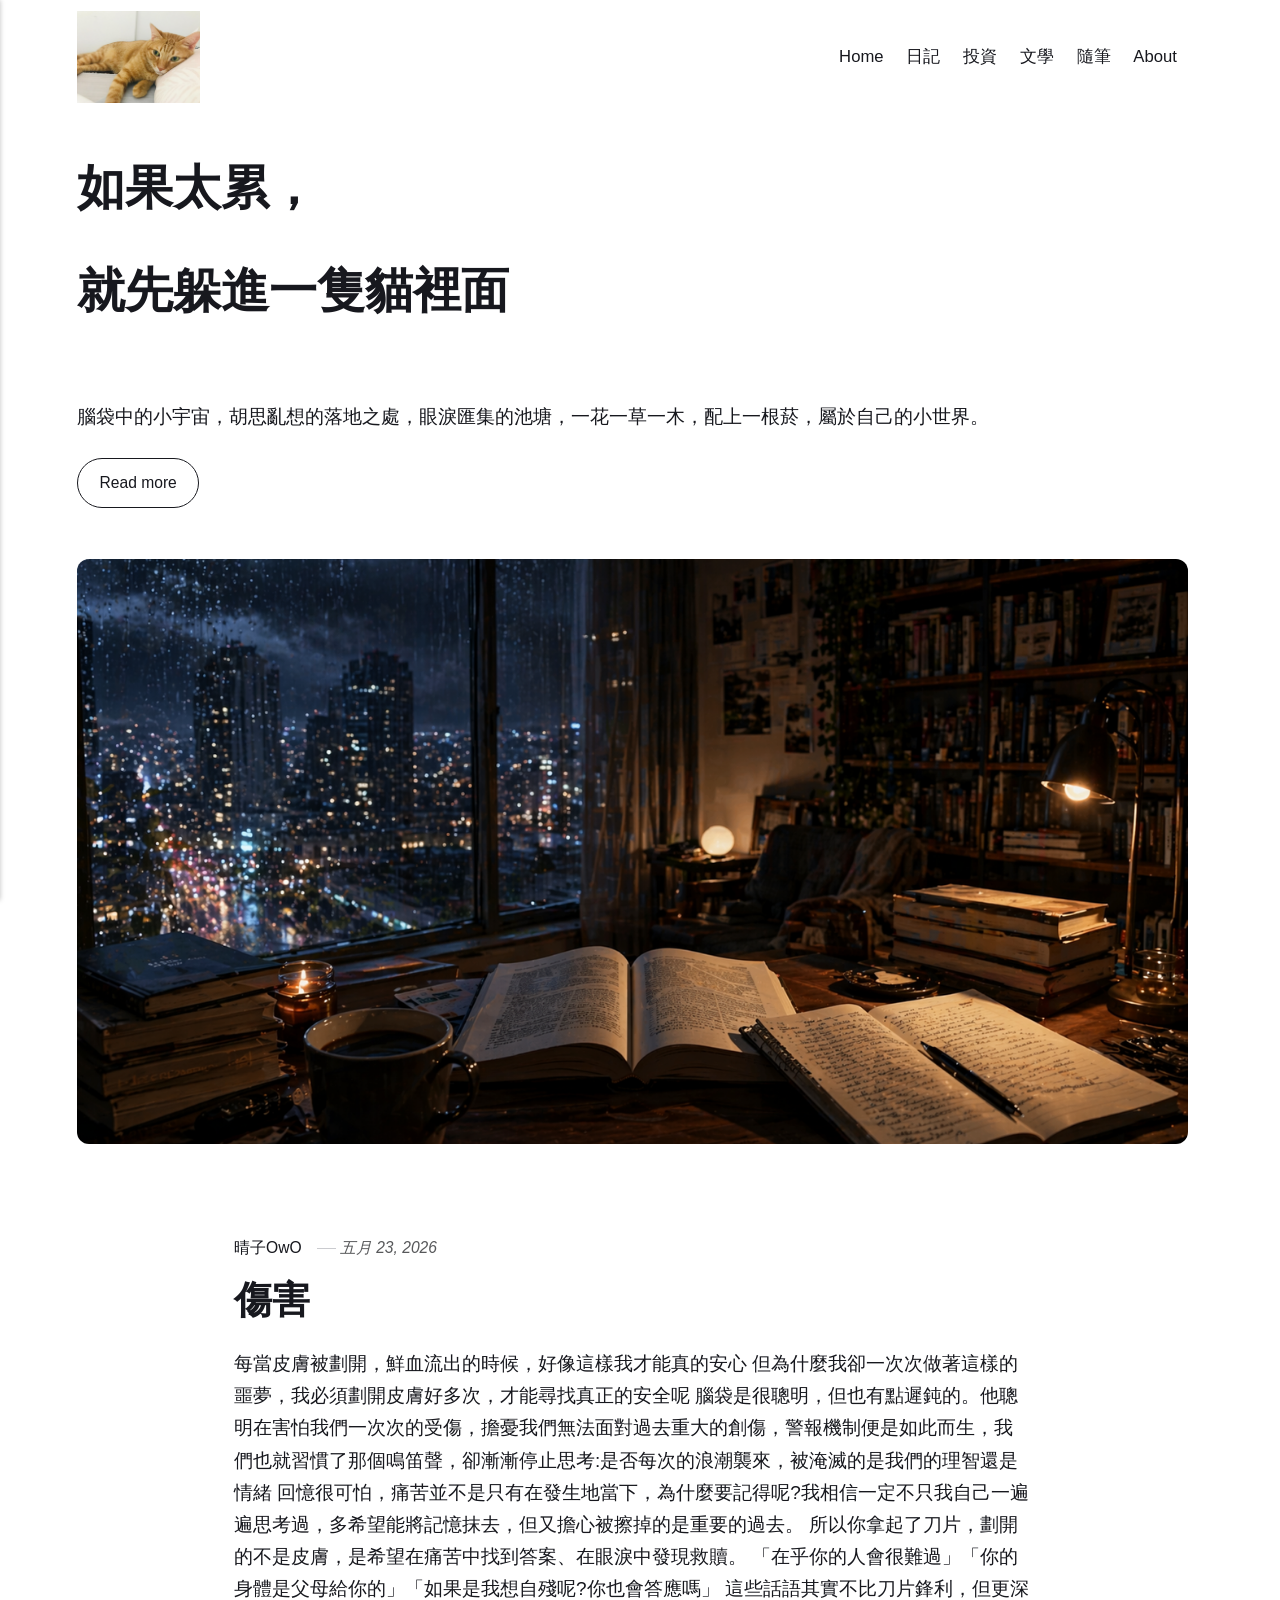
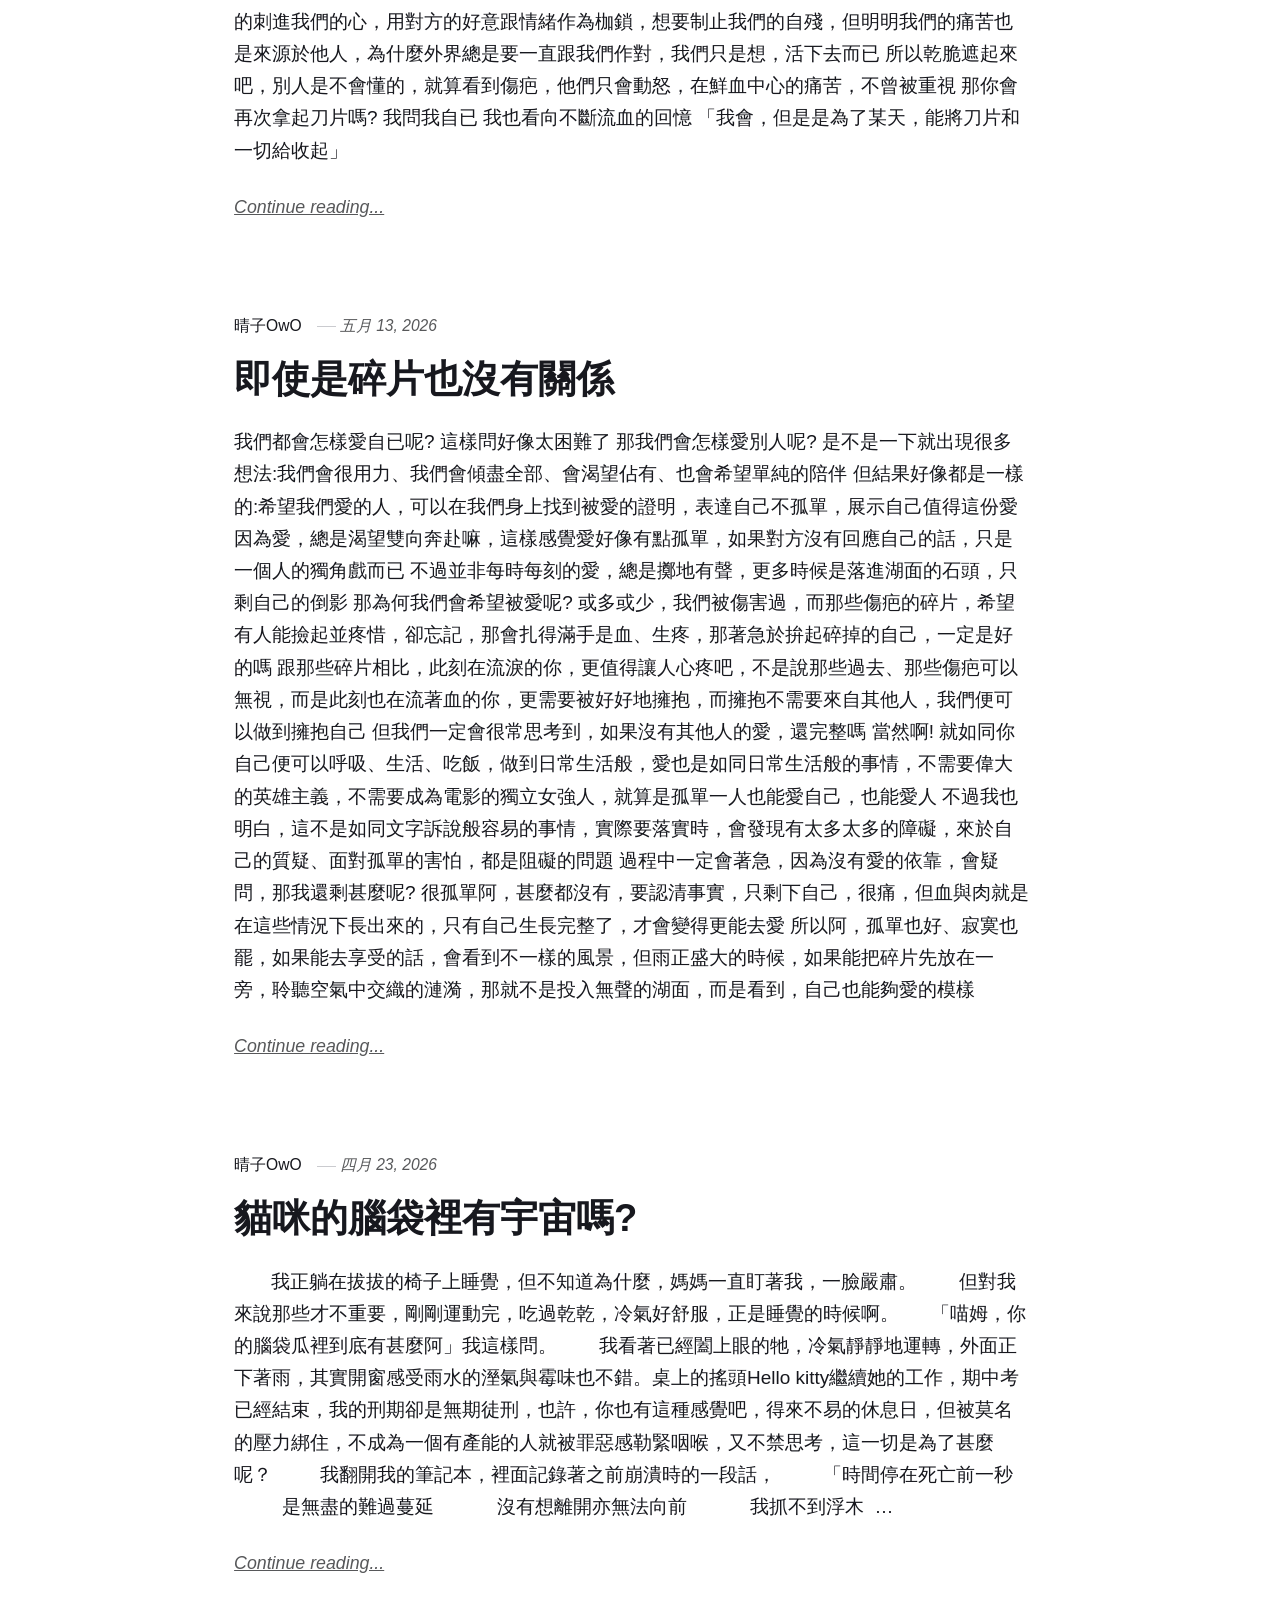
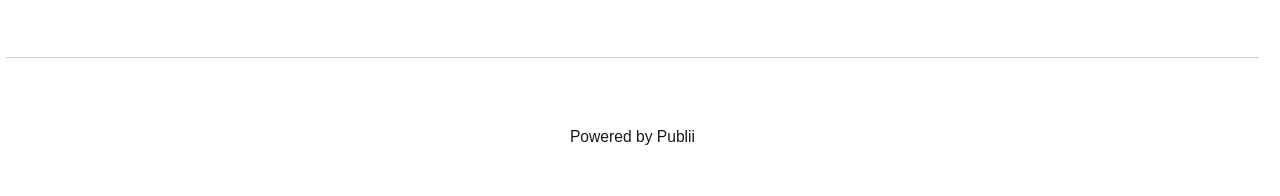
<file: index.html>
<!DOCTYPE html><html lang="zh-tw"><head><meta charset="utf-8"><meta http-equiv="X-UA-Compatible" content="IE=edge"><meta name="viewport" content="width=device-width,initial-scale=1"><title>A place to rest and restart.</title><meta name="generator" content="Publii Open-Source CMS for Static Site"><link rel="canonical" href="https://Nicole-030.github.io/my-blog/"><link rel="alternate" type="application/atom+xml" href="https://Nicole-030.github.io/my-blog/feed.xml" title="A place to rest and restart. - RSS"><link rel="alternate" type="application/json" href="https://Nicole-030.github.io/my-blog/feed.json" title="A place to rest and restart. - JSON"><meta property="og:title" content="A place to rest and restart."><meta property="og:image" content="https://Nicole-030.github.io/my-blog/media/website/ChatGPT-Image-Apr-24-2026-12_17_39-PM.png"><meta property="og:image:width" content="1402"><meta property="og:image:height" content="1122"><meta property="og:site_name" content="A place to rest and restart."><meta property="og:description" content=""><meta property="og:url" content="https://Nicole-030.github.io/my-blog/"><meta property="og:type" content="website"><link rel="stylesheet" href="https://Nicole-030.github.io/my-blog/assets/css/style.css?v=eb3dae44e820cde70559bf7cf7ce703f"><script type="application/ld+json">{"@context":"http://schema.org","@type":"Organization","name":"A place to rest and restart.","logo":"https://Nicole-030.github.io/my-blog/media/website/S__2793564.jpg","url":"https://Nicole-030.github.io/my-blog/"}</script><noscript><style>img[loading] {
                    opacity: 1;
                }</style></noscript></head><body class="home-template"><header class="top js-header"><a class="logo" href="https://Nicole-030.github.io/my-blog/"><img src="https://Nicole-030.github.io/my-blog/media/website/S__2793564.jpg" alt="A place to rest and restart." width="4032" height="3024"></a><nav class="navbar js-navbar"><button class="navbar__toggle js-toggle" aria-label="Menu" aria-haspopup="true" aria-expanded="false"><span class="navbar__toggle-box"><span class="navbar__toggle-inner">Menu</span></span></button><ul class="navbar__menu"><li class="active"><a href="https://Nicole-030.github.io/my-blog/" target="_self">Home</a></li><li><a href="https://Nicole-030.github.io/my-blog/" target="_self">日記</a></li><li><a href="https://Nicole-030.github.io/my-blog/" target="_self">投資</a></li><li><a href="https://Nicole-030.github.io/my-blog/" target="_self">文學</a></li><li><a href="https://Nicole-030.github.io/my-blog/" target="_self">隨筆</a></li><li><a href="https://Nicole-030.github.io/my-blog/" target="_self">About</a></li></ul></nav></header><main><div class="hero"><header class="hero__content"><div class="wrapper"><h1>如果太累，</h1><h1>就先躲進一隻貓裡面</h1><p> </p><p>腦袋中的小宇宙，胡思亂想的落地之處，眼淚匯集的池塘，一花一草一木，配上一根菸，屬於自己的小世界。</p><p><a href="#" class="btn">Read more</a></p></div></header><figure class="hero__image"><div class="hero__image-wrapper"><img src="https://Nicole-030.github.io/my-blog/media/website/ChatGPT-Image-Apr-24-2026-12_25_46-PM.png" srcset="https://Nicole-030.github.io/my-blog/media/website/responsive/ChatGPT-Image-Apr-24-2026-12_25_46-PM-xs.png 640w, https://Nicole-030.github.io/my-blog/media/website/responsive/ChatGPT-Image-Apr-24-2026-12_25_46-PM-sm.png 768w, https://Nicole-030.github.io/my-blog/media/website/responsive/ChatGPT-Image-Apr-24-2026-12_25_46-PM-md.png 1024w, https://Nicole-030.github.io/my-blog/media/website/responsive/ChatGPT-Image-Apr-24-2026-12_25_46-PM-lg.png 1366w, https://Nicole-030.github.io/my-blog/media/website/responsive/ChatGPT-Image-Apr-24-2026-12_25_46-PM-xl.png 1600w, https://Nicole-030.github.io/my-blog/media/website/responsive/ChatGPT-Image-Apr-24-2026-12_25_46-PM-2xl.png 1920w" sizes="88vw" loading="eager" width="1672" height="941" alt="...充電中..."></div></figure></div><div class="wrapper feed"><article class="feed__item feed__item--centered"><div class="feed__content"><header><div class="feed__meta"><a href="https://Nicole-030.github.io/my-blog/authors/qing-zi-owo/" class="feed__author">晴子OwO</a> <time datetime="2026-05-23T17:35" class="feed__date">五月 23, 2026</time></div><h2 class="feed__title"><a href="https://Nicole-030.github.io/my-blog/shang-hai.html">傷害</a></h2></header><p>每當皮膚被劃開，鮮血流出的時候，好像這樣我才能真的安心 但為什麼我卻一次次做著這樣的噩夢，我必須劃開皮膚好多次，才能尋找真正的安全呢 腦袋是很聰明，但也有點遲鈍的。他聰明在害怕我們一次次的受傷，擔憂我們無法面對過去重大的創傷，警報機制便是如此而生，我們也就習慣了那個鳴笛聲，卻漸漸停止思考:是否每次的浪潮襲來，被淹滅的是我們的理智還是情緒 回憶很可怕，痛苦並不是只有在發生地當下，為什麼要記得呢?我相信一定不只我自己一遍遍思考過，多希望能將記憶抹去，但又擔心被擦掉的是重要的過去。 所以你拿起了刀片，劃開的不是皮膚，是希望在痛苦中找到答案、在眼淚中發現救贖。 「在乎你的人會很難過」「你的身體是父母給你的」「如果是我想自殘呢?你也會答應嗎」 這些話語其實不比刀片鋒利，但更深的刺進我們的心，用對方的好意跟情緒作為枷鎖，想要制止我們的自殘，但明明我們的痛苦也是來源於他人，為什麼外界總是要一直跟我們作對，我們只是想，活下去而已 所以乾脆遮起來吧，別人是不會懂的，就算看到傷疤，他們只會動怒，在鮮血中心的痛苦，不曾被重視 那你會再次拿起刀片嗎? 我問我自已 我也看向不斷流血的回憶 「我會，但是是為了某天，能將刀片和一切給收起」</p><a href="https://Nicole-030.github.io/my-blog/shang-hai.html" class="readmore feed__readmore">Continue reading...</a></div></article><article class="feed__item feed__item--centered"><div class="feed__content"><header><div class="feed__meta"><a href="https://Nicole-030.github.io/my-blog/authors/qing-zi-owo/" class="feed__author">晴子OwO</a> <time datetime="2026-05-13T15:59" class="feed__date">五月 13, 2026</time></div><h2 class="feed__title"><a href="https://Nicole-030.github.io/my-blog/ji-shi-shi-sui-pian-ye-mei-you-guan-xi.html">即使是碎片也沒有關係</a></h2></header><p>我們都會怎樣愛自已呢? 這樣問好像太困難了 那我們會怎樣愛別人呢? 是不是一下就出現很多想法:我們會很用力、我們會傾盡全部、會渴望佔有、也會希望單純的陪伴 但結果好像都是一樣的:希望我們愛的人，可以在我們身上找到被愛的證明，表達自己不孤單，展示自己值得這份愛 因為愛，總是渴望雙向奔赴嘛，這樣感覺愛好像有點孤單，如果對方沒有回應自己的話，只是一個人的獨角戲而已 不過並非每時每刻的愛，總是擲地有聲，更多時候是落進湖面的石頭，只剩自己的倒影 那為何我們會希望被愛呢? 或多或少，我們被傷害過，而那些傷疤的碎片，希望有人能撿起並疼惜，卻忘記，那會扎得滿手是血、生疼，那著急於拚起碎掉的自己，一定是好的嗎 跟那些碎片相比，此刻在流淚的你，更值得讓人心疼吧，不是說那些過去、那些傷疤可以無視，而是此刻也在流著血的你，更需要被好好地擁抱，而擁抱不需要來自其他人，我們便可以做到擁抱自己 但我們一定會很常思考到，如果沒有其他人的愛，還完整嗎 當然啊! 就如同你自己便可以呼吸、生活、吃飯，做到日常生活般，愛也是如同日常生活般的事情，不需要偉大的英雄主義，不需要成為電影的獨立女強人，就算是孤單一人也能愛自己，也能愛人 不過我也明白，這不是如同文字訴說般容易的事情，實際要落實時，會發現有太多太多的障礙，來於自己的質疑、面對孤單的害怕，都是阻礙的問題 過程中一定會著急，因為沒有愛的依靠，會疑問，那我還剩甚麼呢? 很孤單阿，甚麼都沒有，要認清事實，只剩下自己，很痛，但血與肉就是在這些情況下長出來的，只有自己生長完整了，才會變得更能去愛 所以阿，孤單也好、寂寞也罷，如果能去享受的話，會看到不一樣的風景，但雨正盛大的時候，如果能把碎片先放在一旁，聆聽空氣中交織的漣漪，那就不是投入無聲的湖面，而是看到，自己也能夠愛的模樣</p><a href="https://Nicole-030.github.io/my-blog/ji-shi-shi-sui-pian-ye-mei-you-guan-xi.html" class="readmore feed__readmore">Continue reading...</a></div></article><article class="feed__item feed__item--centered"><div class="feed__content"><header><div class="feed__meta"><a href="https://Nicole-030.github.io/my-blog/authors/qing-zi-owo/" class="feed__author">晴子OwO</a> <time datetime="2026-04-23T15:47" class="feed__date">四月 23, 2026</time></div><h2 class="feed__title"><a href="https://Nicole-030.github.io/my-blog/mao-mi-de-nao-dai-li-you-yu-zhou-ma.html">貓咪的腦袋裡有宇宙嗎?</a></h2></header><p>&nbsp; &nbsp; &nbsp; &nbsp;我正躺在拔拔的椅子上睡覺，但不知道為什麼，媽媽一直盯著我，一臉嚴肅。 &nbsp; &nbsp; &nbsp; &nbsp;但對我來說那些才不重要，剛剛運動完，吃過乾乾，冷氣好舒服，正是睡覺的時候啊。 &nbsp; &nbsp; &nbsp;「喵姆，你的腦袋瓜裡到底有甚麼阿」我這樣問。 &nbsp; &nbsp; &nbsp; &nbsp;我看著已經闔上眼的牠，冷氣靜靜地運轉，外面正下著雨，其實開窗感受雨水的溼氣與霉味也不錯。桌上的搖頭Hello kitty繼續她的工作，期中考已經結束，我的刑期卻是無期徒刑，也許，你也有這種感覺吧，得來不易的休息日，但被莫名的壓力綁住，不成為一個有產能的人就被罪惡感勒緊咽喉，又不禁思考，這一切是為了甚麼呢？ &nbsp; &nbsp; &nbsp; &nbsp; 我翻開我的筆記本，裡面記錄著之前崩潰時的一段話， &nbsp; &nbsp; &nbsp; &nbsp; 「時間停在死亡前一秒 &nbsp; &nbsp; &nbsp; &nbsp; &nbsp; &nbsp;是無盡的難過蔓延 &nbsp; &nbsp; &nbsp; &nbsp; &nbsp; &nbsp;沒有想離開亦無法向前 &nbsp; &nbsp; &nbsp; &nbsp; &nbsp; &nbsp;我抓不到浮木 &nbsp;&hellip;</p><a href="https://Nicole-030.github.io/my-blog/mao-mi-de-nao-dai-li-you-yu-zhou-ma.html" class="readmore feed__readmore">Continue reading...</a></div></article></div></main><footer class="footer"><div class="wrapper"><div class="footer__copyright"><p>Powered by Publii</p></div><button id="backToTop" class="footer__bttop" aria-label="Back to top" title="Back to top"><svg width="20" height="20"><use xlink:href="https://Nicole-030.github.io/my-blog/assets/svg/svg-map.svg#toparrow"/></svg></button></div></footer><script defer="defer" src="https://Nicole-030.github.io/my-blog/assets/js/scripts.min.js?v=d0fc1030089a37f93a2d51bf6d07565c"></script><script>window.publiiThemeMenuConfig={mobileMenuMode:'sidebar',animationSpeed:300,submenuWidth: 'auto',doubleClickTime:500,mobileMenuExpandableSubmenus:true,relatedContainerForOverlayMenuSelector:'.top'};</script><script>var images = document.querySelectorAll('img[loading]');
        for (var i = 0; i < images.length; i++) {
            if (images[i].complete) {
                images[i].classList.add('is-loaded');
            } else {
                images[i].addEventListener('load', function () {
                    this.classList.add('is-loaded');
                }, false);
            }
        }</script></body></html>
</file>
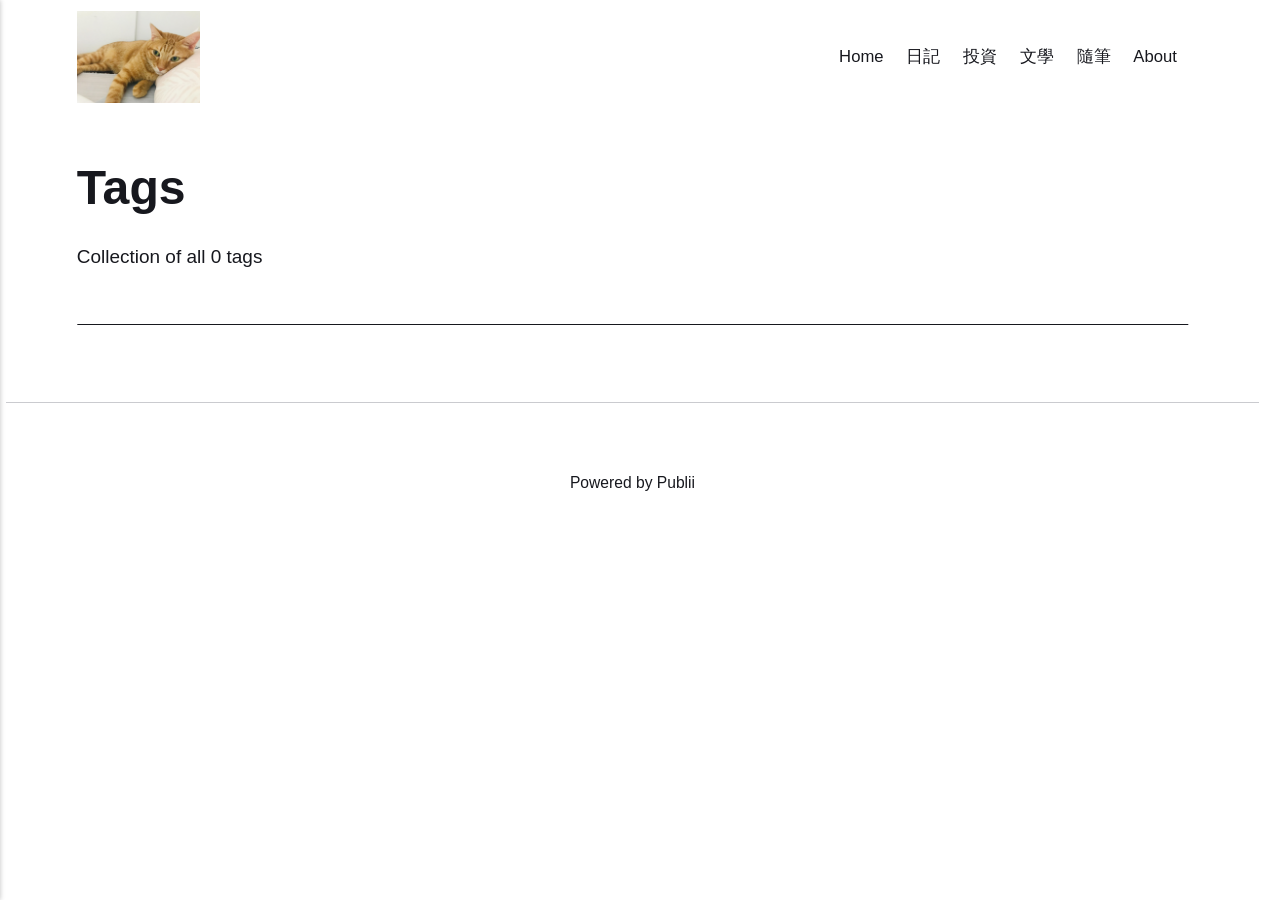
<file: tags/index.html>
<!DOCTYPE html><html lang="zh-tw"><head><meta charset="utf-8"><meta http-equiv="X-UA-Compatible" content="IE=edge"><meta name="viewport" content="width=device-width,initial-scale=1"><title>All tags - A place to rest and restart.</title><meta name="robots" content="noindex, follow"><meta name="generator" content="Publii Open-Source CMS for Static Site"><link rel="alternate" type="application/atom+xml" href="https://Nicole-030.github.io/my-blog/feed.xml" title="A place to rest and restart. - RSS"><link rel="alternate" type="application/json" href="https://Nicole-030.github.io/my-blog/feed.json" title="A place to rest and restart. - JSON"><meta property="og:title" content="A place to rest and restart."><meta property="og:image" content="https://Nicole-030.github.io/my-blog/media/website/ChatGPT-Image-Apr-24-2026-12_17_39-PM.png"><meta property="og:image:width" content="1402"><meta property="og:image:height" content="1122"><meta property="og:site_name" content="A place to rest and restart."><meta property="og:description" content=""><meta property="og:url" content="https://Nicole-030.github.io/my-blog/tags/"><meta property="og:type" content="website"><link rel="stylesheet" href="https://Nicole-030.github.io/my-blog/assets/css/style.css?v=eb3dae44e820cde70559bf7cf7ce703f"><script type="application/ld+json">{"@context":"http://schema.org","@type":"Organization","name":"A place to rest and restart.","logo":"https://Nicole-030.github.io/my-blog/media/website/S__2793564.jpg","url":"https://Nicole-030.github.io/my-blog/"}</script><noscript><style>img[loading] {
                    opacity: 1;
                }</style></noscript></head><body class="tags-template"><header class="top js-header"><a class="logo" href="https://Nicole-030.github.io/my-blog/"><img src="https://Nicole-030.github.io/my-blog/media/website/S__2793564.jpg" alt="A place to rest and restart." width="4032" height="3024"></a><nav class="navbar js-navbar"><button class="navbar__toggle js-toggle" aria-label="Menu" aria-haspopup="true" aria-expanded="false"><span class="navbar__toggle-box"><span class="navbar__toggle-inner">Menu</span></span></button><ul class="navbar__menu"><li><a href="https://Nicole-030.github.io/my-blog/" target="_self">Home</a></li><li><a href="https://Nicole-030.github.io/my-blog/" target="_self">日記</a></li><li><a href="https://Nicole-030.github.io/my-blog/" target="_self">投資</a></li><li><a href="https://Nicole-030.github.io/my-blog/" target="_self">文學</a></li><li><a href="https://Nicole-030.github.io/my-blog/" target="_self">隨筆</a></li><li><a href="https://Nicole-030.github.io/my-blog/" target="_self">About</a></li></ul></nav></header><main class="page page--tags"><div class="hero hero--noimage"><header class="hero__content"><div class="wrapper"><h1>Tags</h1><p class="page__desc">Collection of all 0 tags</p></div></header></div><div class="wrapper"><ul class="feed feed--grid"></ul></div></main><footer class="footer"><div class="wrapper"><div class="footer__copyright"><p>Powered by Publii</p></div><button id="backToTop" class="footer__bttop" aria-label="Back to top" title="Back to top"><svg width="20" height="20"><use xlink:href="https://Nicole-030.github.io/my-blog/assets/svg/svg-map.svg#toparrow"/></svg></button></div></footer><script defer="defer" src="https://Nicole-030.github.io/my-blog/assets/js/scripts.min.js?v=d0fc1030089a37f93a2d51bf6d07565c"></script><script>window.publiiThemeMenuConfig={mobileMenuMode:'sidebar',animationSpeed:300,submenuWidth: 'auto',doubleClickTime:500,mobileMenuExpandableSubmenus:true,relatedContainerForOverlayMenuSelector:'.top'};</script><script>var images = document.querySelectorAll('img[loading]');
        for (var i = 0; i < images.length; i++) {
            if (images[i].complete) {
                images[i].classList.add('is-loaded');
            } else {
                images[i].addEventListener('load', function () {
                    this.classList.add('is-loaded');
                }, false);
            }
        }</script></body></html>
</file>
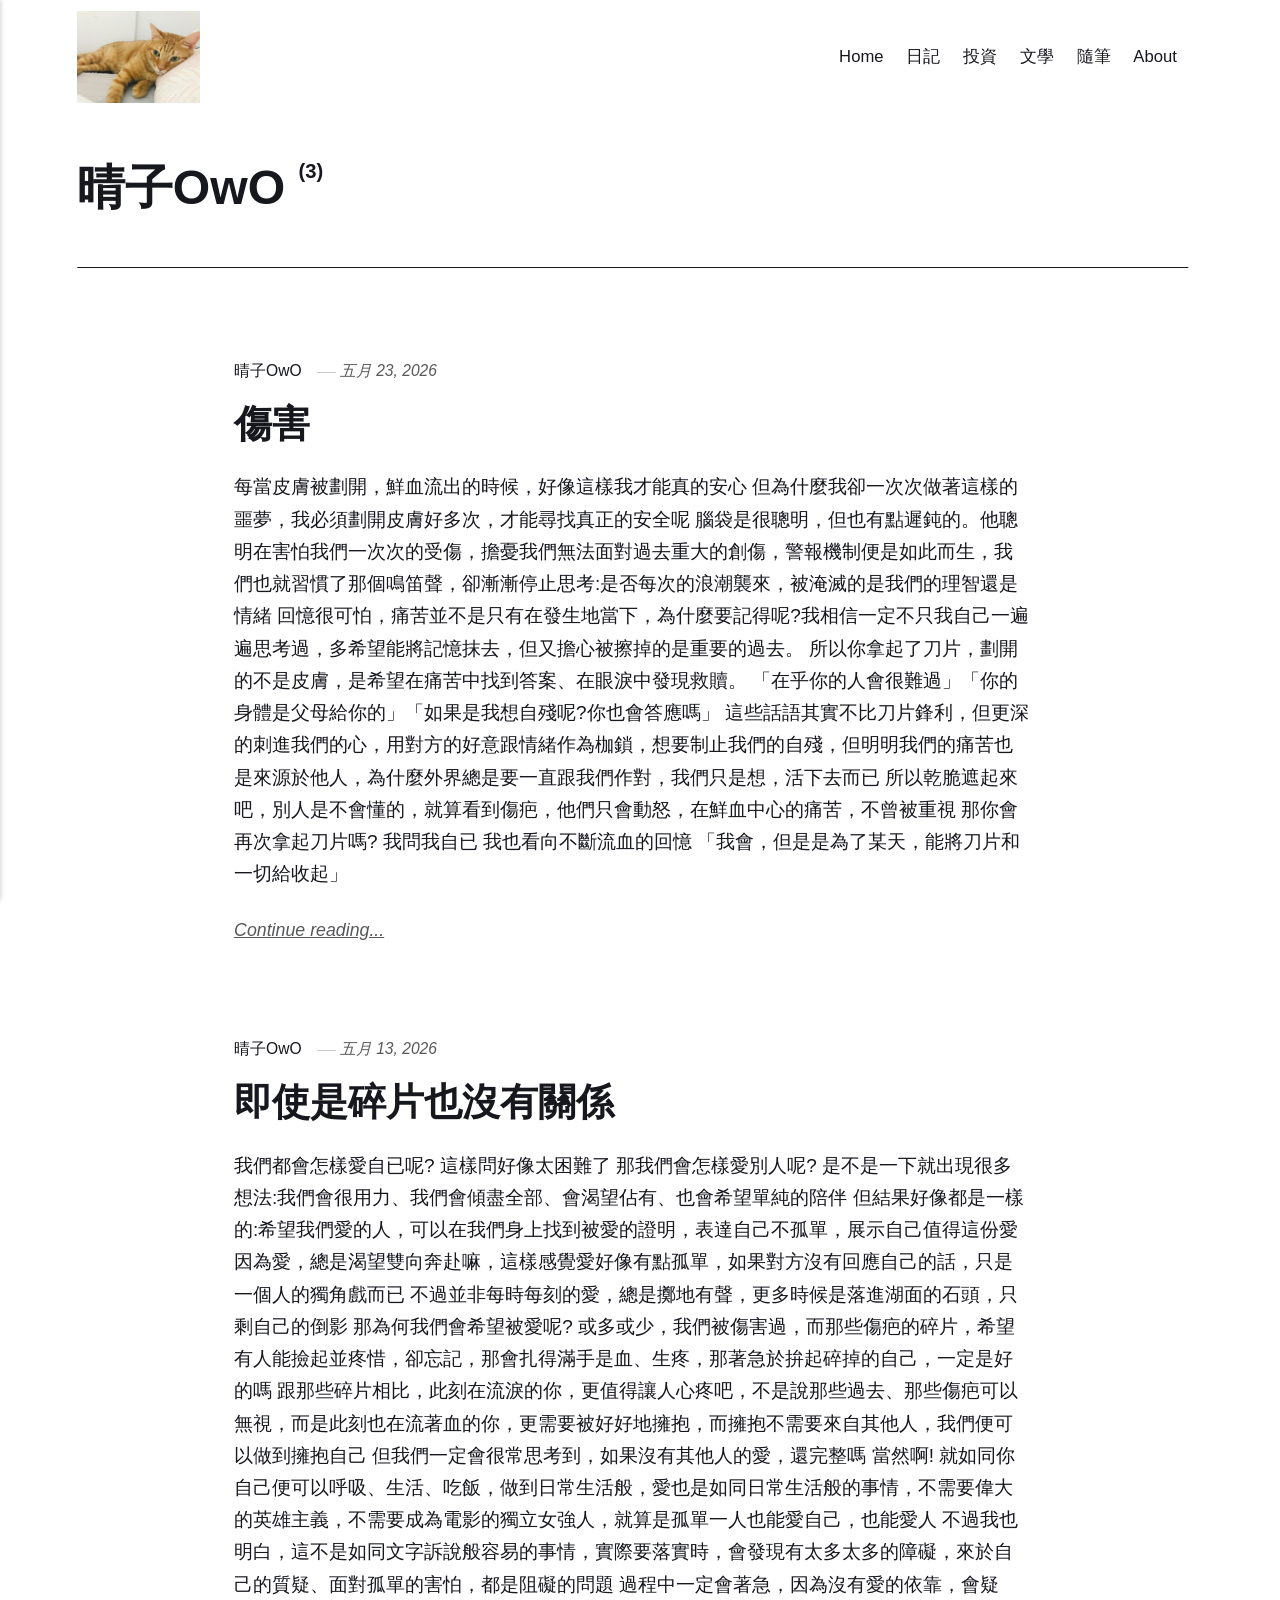
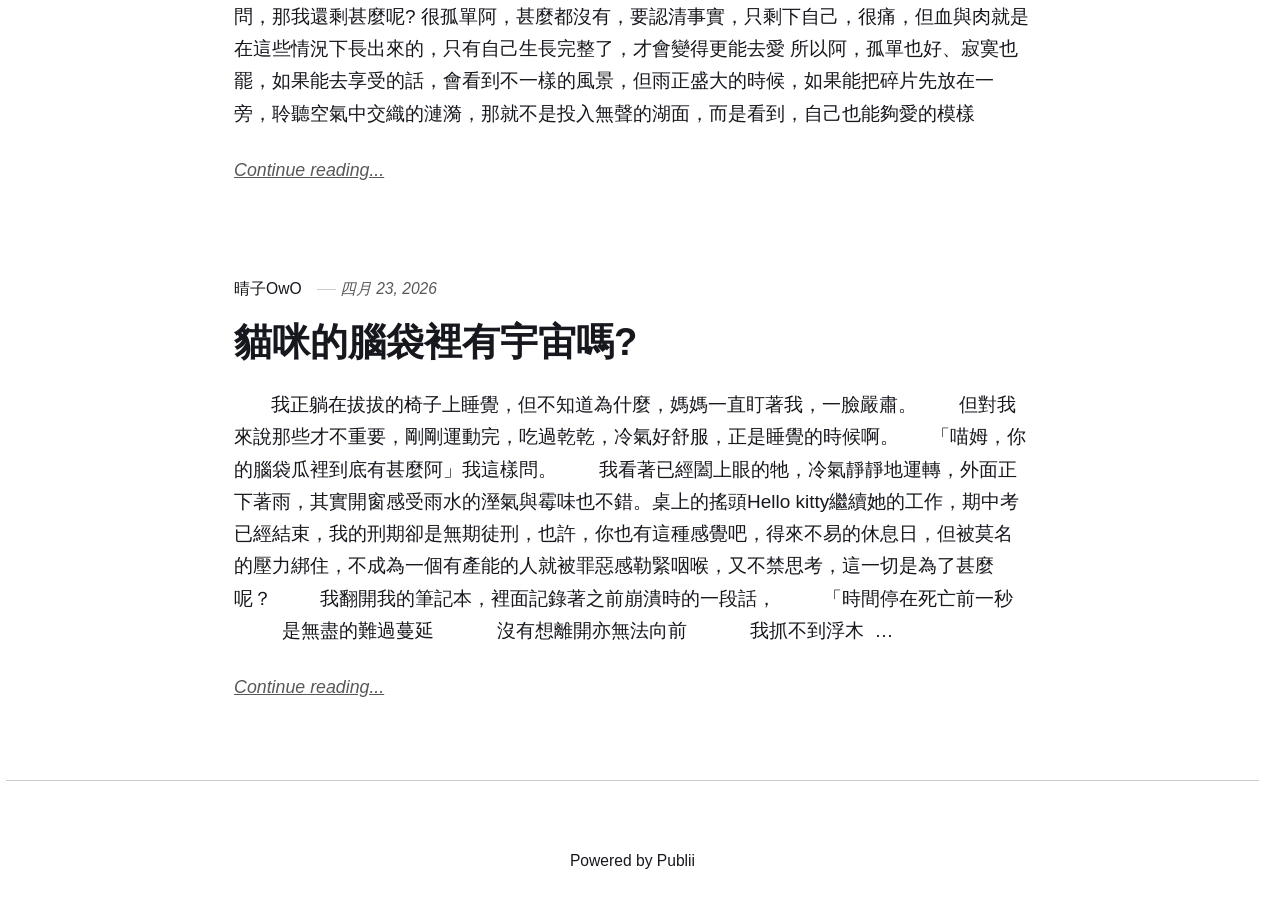
<file: authors/qing-zi-owo/index.html>
<!DOCTYPE html><html lang="zh-tw"><head><meta charset="utf-8"><meta http-equiv="X-UA-Compatible" content="IE=edge"><meta name="viewport" content="width=device-width,initial-scale=1"><title>Author: 晴子OwO - A place to rest and restart.</title><meta name="robots" content="noindex, follow"><meta name="generator" content="Publii Open-Source CMS for Static Site"><link rel="alternate" type="application/atom+xml" href="https://Nicole-030.github.io/my-blog/feed.xml" title="A place to rest and restart. - RSS"><link rel="alternate" type="application/json" href="https://Nicole-030.github.io/my-blog/feed.json" title="A place to rest and restart. - JSON"><meta property="og:title" content="晴子OwO"><meta property="og:image" content="https://Nicole-030.github.io/my-blog/media/website/ChatGPT-Image-Apr-24-2026-12_17_39-PM.png"><meta property="og:image:width" content="1402"><meta property="og:image:height" content="1122"><meta property="og:site_name" content="A place to rest and restart."><meta property="og:description" content=""><meta property="og:url" content="https://Nicole-030.github.io/my-blog/authors/qing-zi-owo/"><meta property="og:type" content="website"><link rel="stylesheet" href="https://Nicole-030.github.io/my-blog/assets/css/style.css?v=eb3dae44e820cde70559bf7cf7ce703f"><script type="application/ld+json">{"@context":"http://schema.org","@type":"Organization","name":"A place to rest and restart.","logo":"https://Nicole-030.github.io/my-blog/media/website/S__2793564.jpg","url":"https://Nicole-030.github.io/my-blog/"}</script><noscript><style>img[loading] {
                    opacity: 1;
                }</style></noscript></head><body class="author-template"><header class="top js-header"><a class="logo" href="https://Nicole-030.github.io/my-blog/"><img src="https://Nicole-030.github.io/my-blog/media/website/S__2793564.jpg" alt="A place to rest and restart." width="4032" height="3024"></a><nav class="navbar js-navbar"><button class="navbar__toggle js-toggle" aria-label="Menu" aria-haspopup="true" aria-expanded="false"><span class="navbar__toggle-box"><span class="navbar__toggle-inner">Menu</span></span></button><ul class="navbar__menu"><li><a href="https://Nicole-030.github.io/my-blog/" target="_self">Home</a></li><li><a href="https://Nicole-030.github.io/my-blog/" target="_self">日記</a></li><li><a href="https://Nicole-030.github.io/my-blog/" target="_self">投資</a></li><li><a href="https://Nicole-030.github.io/my-blog/" target="_self">文學</a></li><li><a href="https://Nicole-030.github.io/my-blog/" target="_self">隨筆</a></li><li><a href="https://Nicole-030.github.io/my-blog/" target="_self">About</a></li></ul></nav></header><main class="page page--author"><div class="hero hero--noimage"><header class="hero__content"><div class="wrapper page--author__wrapper"><div><h1>晴子OwO <sup>(3)</sup></h1></div></div></header></div><div class="wrapper feed"><article class="feed__item feed__item--centered"><div class="feed__content"><header><div class="feed__meta"><a href="https://Nicole-030.github.io/my-blog/authors/qing-zi-owo/" class="feed__author">晴子OwO</a> <time datetime="2026-05-23T17:35" class="feed__date">五月 23, 2026</time></div><h2 class="feed__title"><a href="https://Nicole-030.github.io/my-blog/shang-hai.html">傷害</a></h2></header><p>每當皮膚被劃開，鮮血流出的時候，好像這樣我才能真的安心 但為什麼我卻一次次做著這樣的噩夢，我必須劃開皮膚好多次，才能尋找真正的安全呢 腦袋是很聰明，但也有點遲鈍的。他聰明在害怕我們一次次的受傷，擔憂我們無法面對過去重大的創傷，警報機制便是如此而生，我們也就習慣了那個鳴笛聲，卻漸漸停止思考:是否每次的浪潮襲來，被淹滅的是我們的理智還是情緒 回憶很可怕，痛苦並不是只有在發生地當下，為什麼要記得呢?我相信一定不只我自己一遍遍思考過，多希望能將記憶抹去，但又擔心被擦掉的是重要的過去。 所以你拿起了刀片，劃開的不是皮膚，是希望在痛苦中找到答案、在眼淚中發現救贖。 「在乎你的人會很難過」「你的身體是父母給你的」「如果是我想自殘呢?你也會答應嗎」 這些話語其實不比刀片鋒利，但更深的刺進我們的心，用對方的好意跟情緒作為枷鎖，想要制止我們的自殘，但明明我們的痛苦也是來源於他人，為什麼外界總是要一直跟我們作對，我們只是想，活下去而已 所以乾脆遮起來吧，別人是不會懂的，就算看到傷疤，他們只會動怒，在鮮血中心的痛苦，不曾被重視 那你會再次拿起刀片嗎? 我問我自已 我也看向不斷流血的回憶 「我會，但是是為了某天，能將刀片和一切給收起」</p><a href="https://Nicole-030.github.io/my-blog/shang-hai.html" class="readmore feed__readmore">Continue reading...</a></div></article><article class="feed__item feed__item--centered"><div class="feed__content"><header><div class="feed__meta"><a href="https://Nicole-030.github.io/my-blog/authors/qing-zi-owo/" class="feed__author">晴子OwO</a> <time datetime="2026-05-13T15:59" class="feed__date">五月 13, 2026</time></div><h2 class="feed__title"><a href="https://Nicole-030.github.io/my-blog/ji-shi-shi-sui-pian-ye-mei-you-guan-xi.html">即使是碎片也沒有關係</a></h2></header><p>我們都會怎樣愛自已呢? 這樣問好像太困難了 那我們會怎樣愛別人呢? 是不是一下就出現很多想法:我們會很用力、我們會傾盡全部、會渴望佔有、也會希望單純的陪伴 但結果好像都是一樣的:希望我們愛的人，可以在我們身上找到被愛的證明，表達自己不孤單，展示自己值得這份愛 因為愛，總是渴望雙向奔赴嘛，這樣感覺愛好像有點孤單，如果對方沒有回應自己的話，只是一個人的獨角戲而已 不過並非每時每刻的愛，總是擲地有聲，更多時候是落進湖面的石頭，只剩自己的倒影 那為何我們會希望被愛呢? 或多或少，我們被傷害過，而那些傷疤的碎片，希望有人能撿起並疼惜，卻忘記，那會扎得滿手是血、生疼，那著急於拚起碎掉的自己，一定是好的嗎 跟那些碎片相比，此刻在流淚的你，更值得讓人心疼吧，不是說那些過去、那些傷疤可以無視，而是此刻也在流著血的你，更需要被好好地擁抱，而擁抱不需要來自其他人，我們便可以做到擁抱自己 但我們一定會很常思考到，如果沒有其他人的愛，還完整嗎 當然啊! 就如同你自己便可以呼吸、生活、吃飯，做到日常生活般，愛也是如同日常生活般的事情，不需要偉大的英雄主義，不需要成為電影的獨立女強人，就算是孤單一人也能愛自己，也能愛人 不過我也明白，這不是如同文字訴說般容易的事情，實際要落實時，會發現有太多太多的障礙，來於自己的質疑、面對孤單的害怕，都是阻礙的問題 過程中一定會著急，因為沒有愛的依靠，會疑問，那我還剩甚麼呢? 很孤單阿，甚麼都沒有，要認清事實，只剩下自己，很痛，但血與肉就是在這些情況下長出來的，只有自己生長完整了，才會變得更能去愛 所以阿，孤單也好、寂寞也罷，如果能去享受的話，會看到不一樣的風景，但雨正盛大的時候，如果能把碎片先放在一旁，聆聽空氣中交織的漣漪，那就不是投入無聲的湖面，而是看到，自己也能夠愛的模樣</p><a href="https://Nicole-030.github.io/my-blog/ji-shi-shi-sui-pian-ye-mei-you-guan-xi.html" class="readmore feed__readmore">Continue reading...</a></div></article><article class="feed__item feed__item--centered"><div class="feed__content"><header><div class="feed__meta"><a href="https://Nicole-030.github.io/my-blog/authors/qing-zi-owo/" class="feed__author">晴子OwO</a> <time datetime="2026-04-23T15:47" class="feed__date">四月 23, 2026</time></div><h2 class="feed__title"><a href="https://Nicole-030.github.io/my-blog/mao-mi-de-nao-dai-li-you-yu-zhou-ma.html">貓咪的腦袋裡有宇宙嗎?</a></h2></header><p>&nbsp; &nbsp; &nbsp; &nbsp;我正躺在拔拔的椅子上睡覺，但不知道為什麼，媽媽一直盯著我，一臉嚴肅。 &nbsp; &nbsp; &nbsp; &nbsp;但對我來說那些才不重要，剛剛運動完，吃過乾乾，冷氣好舒服，正是睡覺的時候啊。 &nbsp; &nbsp; &nbsp;「喵姆，你的腦袋瓜裡到底有甚麼阿」我這樣問。 &nbsp; &nbsp; &nbsp; &nbsp;我看著已經闔上眼的牠，冷氣靜靜地運轉，外面正下著雨，其實開窗感受雨水的溼氣與霉味也不錯。桌上的搖頭Hello kitty繼續她的工作，期中考已經結束，我的刑期卻是無期徒刑，也許，你也有這種感覺吧，得來不易的休息日，但被莫名的壓力綁住，不成為一個有產能的人就被罪惡感勒緊咽喉，又不禁思考，這一切是為了甚麼呢？ &nbsp; &nbsp; &nbsp; &nbsp; 我翻開我的筆記本，裡面記錄著之前崩潰時的一段話， &nbsp; &nbsp; &nbsp; &nbsp; 「時間停在死亡前一秒 &nbsp; &nbsp; &nbsp; &nbsp; &nbsp; &nbsp;是無盡的難過蔓延 &nbsp; &nbsp; &nbsp; &nbsp; &nbsp; &nbsp;沒有想離開亦無法向前 &nbsp; &nbsp; &nbsp; &nbsp; &nbsp; &nbsp;我抓不到浮木 &nbsp;&hellip;</p><a href="https://Nicole-030.github.io/my-blog/mao-mi-de-nao-dai-li-you-yu-zhou-ma.html" class="readmore feed__readmore">Continue reading...</a></div></article></div></main><footer class="footer"><div class="wrapper"><div class="footer__copyright"><p>Powered by Publii</p></div><button id="backToTop" class="footer__bttop" aria-label="Back to top" title="Back to top"><svg width="20" height="20"><use xlink:href="https://Nicole-030.github.io/my-blog/assets/svg/svg-map.svg#toparrow"/></svg></button></div></footer><script defer="defer" src="https://Nicole-030.github.io/my-blog/assets/js/scripts.min.js?v=d0fc1030089a37f93a2d51bf6d07565c"></script><script>window.publiiThemeMenuConfig={mobileMenuMode:'sidebar',animationSpeed:300,submenuWidth: 'auto',doubleClickTime:500,mobileMenuExpandableSubmenus:true,relatedContainerForOverlayMenuSelector:'.top'};</script><script>var images = document.querySelectorAll('img[loading]');
        for (var i = 0; i < images.length; i++) {
            if (images[i].complete) {
                images[i].classList.add('is-loaded');
            } else {
                images[i].addEventListener('load', function () {
                    this.classList.add('is-loaded');
                }, false);
            }
        }</script></body></html>
</file>
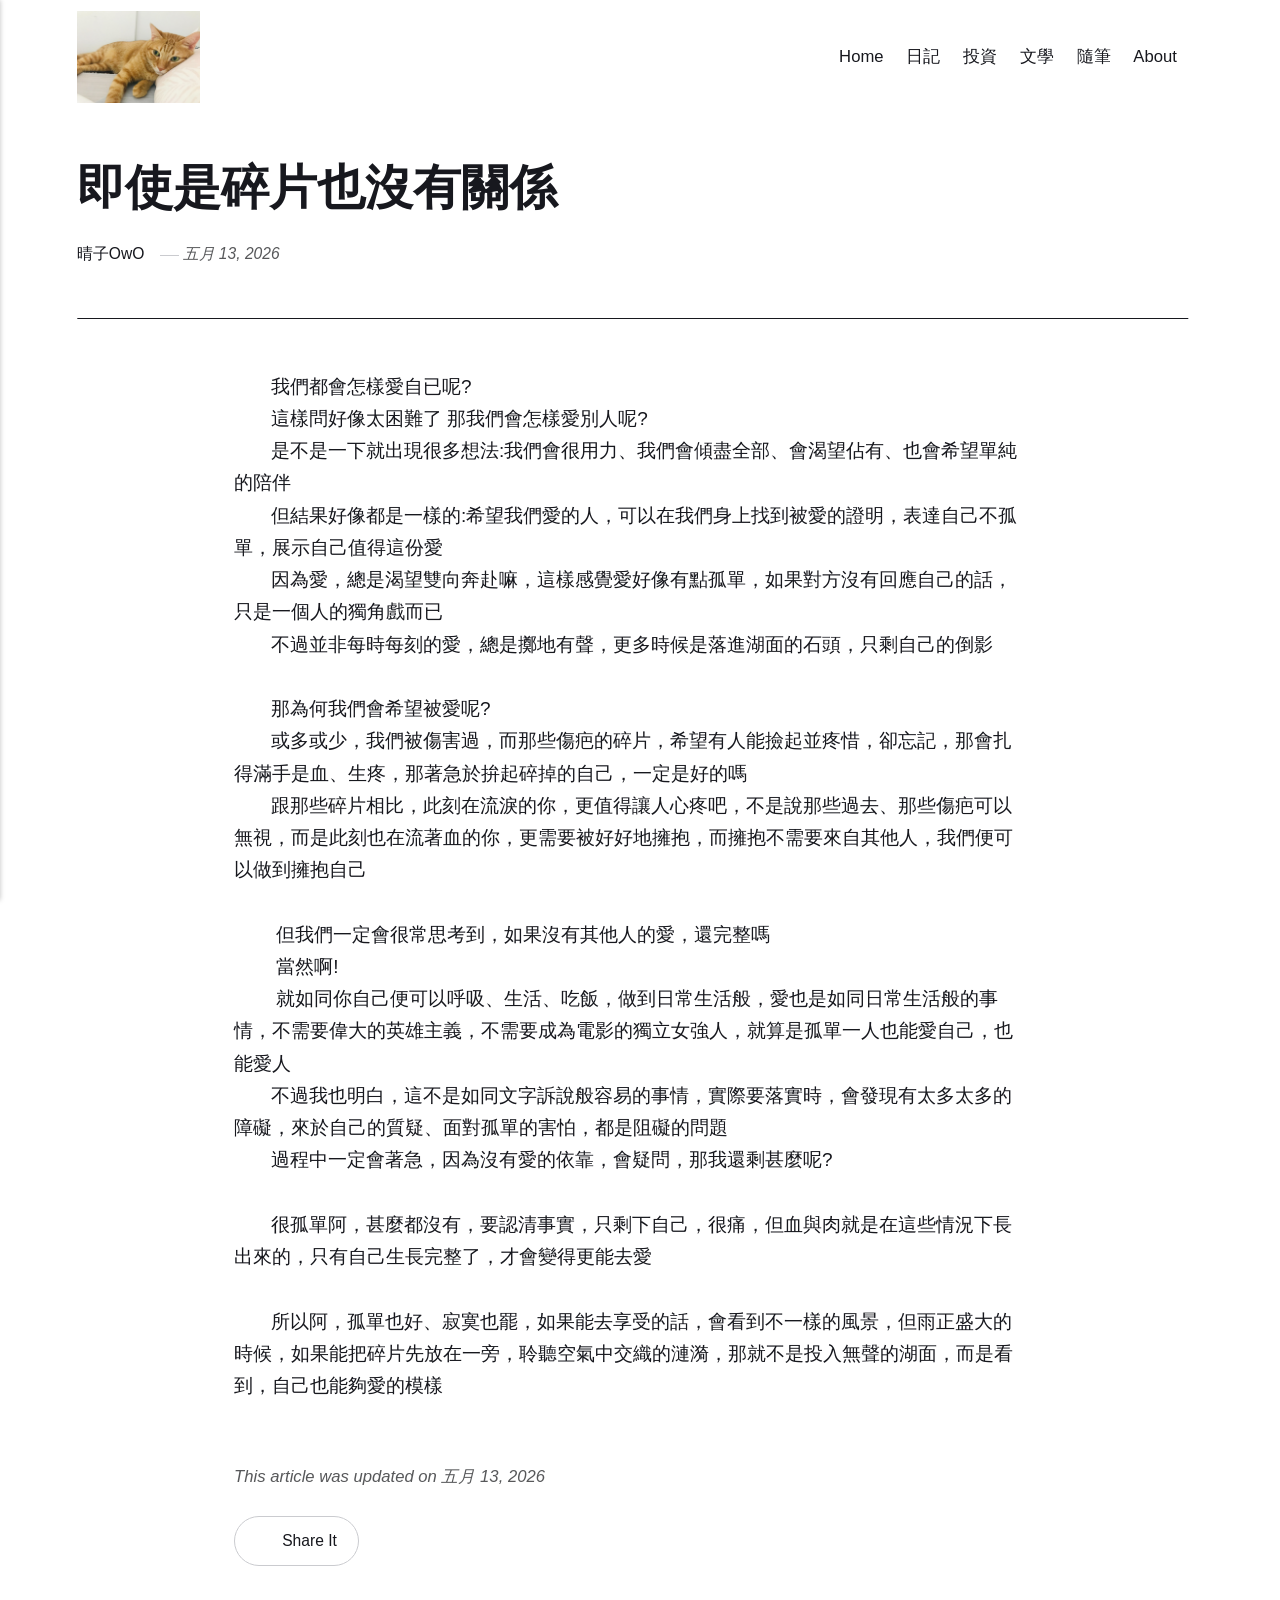
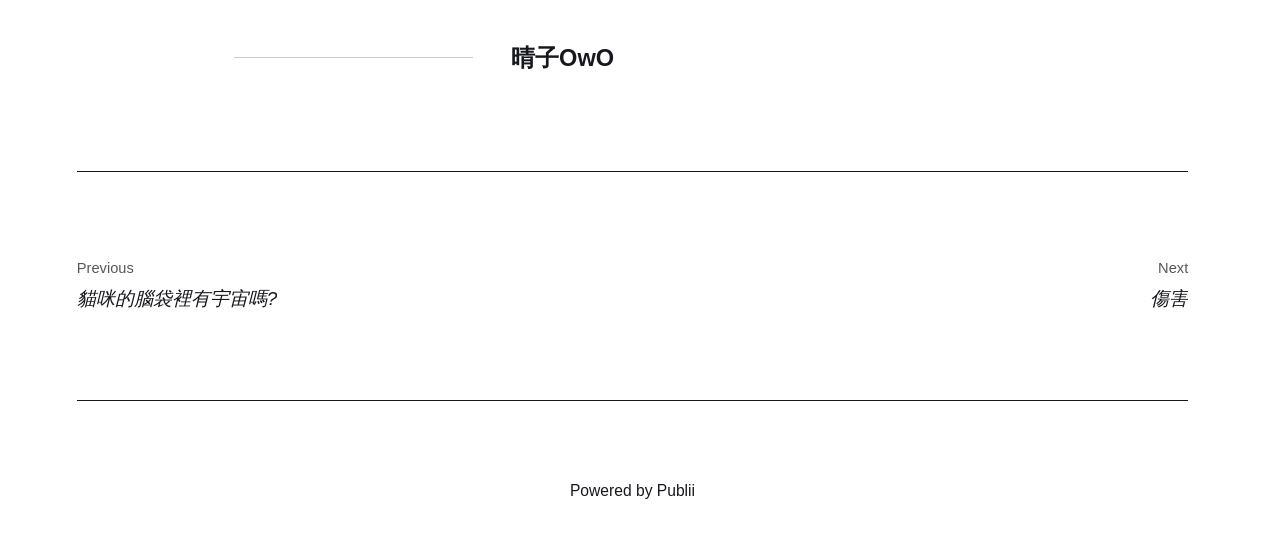
<file: ji-shi-shi-sui-pian-ye-mei-you-guan-xi.html>
<!DOCTYPE html><html lang="zh-tw"><head><meta charset="utf-8"><meta http-equiv="X-UA-Compatible" content="IE=edge"><meta name="viewport" content="width=device-width,initial-scale=1"><title>即使是碎片也沒有關係 - A place to rest and restart.</title><meta name="description" content="我們都會怎樣愛自已呢? 這樣問好像太困難了 那我們會怎樣愛別人呢? 是不是一下就出現很多想法:我們會很用力、我們會傾盡全部、會渴望佔有、也會希望單純的陪伴 但結果好像都是一樣的:希望我們愛的人，可以在我們身上找到被愛的證明，表達自己不孤單，展示自己值得這份愛 因為愛，總是渴望雙向奔赴嘛，這樣感覺愛好像有點孤單，如果對方沒有回應自己的話，只是一個人的獨角戲而已 不過並非每時每刻的愛，總是擲地有聲，更多時候是落進湖面的石頭，只剩自己的倒影 那為何我們會希望被愛呢? 或多或少，我們被傷害過，而那些傷疤的碎片，希望有人能撿起並疼惜，卻忘記，那會扎得滿手是血、生疼，那著急於拚起碎掉的自己，一定是好的嗎 跟那些碎片相比，此刻在流淚的你，更值得讓人心疼吧，不是說那些過去、那些傷疤可以無視，而是此刻也在流著血的你，更需要被好好地擁抱，而擁抱不需要來自其他人，我們便可以做到擁抱自己 但我們一定會很常思考到，如果沒有其他人的愛，還完整嗎 當然啊! 就如同你自己便可以呼吸、生活、吃飯，做到日常生活般，愛也是如同日常生活般的事情，不需要偉大的英雄主義，不需要成為電影的獨立女強人，就算是孤單一人也能愛自己，也能愛人 不過我也明白，這不是如同文字訴說般容易的事情，實際要落實時，會發現有太多太多的障礙，來於自己的質疑、面對孤單的害怕，都是阻礙的問題 過程中一定會著急，因為沒有愛的依靠，會疑問，那我還剩甚麼呢? 很孤單阿，甚麼都沒有，要認清事實，只剩下自己，很痛，但血與肉就是在這些情況下長出來的，只有自己生長完整了，才會變得更能去愛 所以阿，孤單也好、寂寞也罷，如果能去享受的話，會看到不一樣的風景，但雨正盛大的時候，如果能把碎片先放在一旁，聆聽空氣中交織的漣漪，那就不是投入無聲的湖面，而是看到，自己也能夠愛的模樣"><meta name="generator" content="Publii Open-Source CMS for Static Site"><link rel="canonical" href="https://Nicole-030.github.io/my-blog/ji-shi-shi-sui-pian-ye-mei-you-guan-xi.html"><link rel="alternate" type="application/atom+xml" href="https://Nicole-030.github.io/my-blog/feed.xml" title="A place to rest and restart. - RSS"><link rel="alternate" type="application/json" href="https://Nicole-030.github.io/my-blog/feed.json" title="A place to rest and restart. - JSON"><meta property="og:title" content="即使是碎片也沒有關係"><meta property="og:image" content="https://Nicole-030.github.io/my-blog/media/website/ChatGPT-Image-Apr-24-2026-12_17_39-PM.png"><meta property="og:image:width" content="1402"><meta property="og:image:height" content="1122"><meta property="og:site_name" content="A place to rest and restart."><meta property="og:description" content="我們都會怎樣愛自已呢? 這樣問好像太困難了 那我們會怎樣愛別人呢? 是不是一下就出現很多想法:我們會很用力、我們會傾盡全部、會渴望佔有、也會希望單純的陪伴 但結果好像都是一樣的:希望我們愛的人，可以在我們身上找到被愛的證明，表達自己不孤單，展示自己值得這份愛 因為愛，總是渴望雙向奔赴嘛，這樣感覺愛好像有點孤單，如果對方沒有回應自己的話，只是一個人的獨角戲而已 不過並非每時每刻的愛，總是擲地有聲，更多時候是落進湖面的石頭，只剩自己的倒影 那為何我們會希望被愛呢? 或多或少，我們被傷害過，而那些傷疤的碎片，希望有人能撿起並疼惜，卻忘記，那會扎得滿手是血、生疼，那著急於拚起碎掉的自己，一定是好的嗎 跟那些碎片相比，此刻在流淚的你，更值得讓人心疼吧，不是說那些過去、那些傷疤可以無視，而是此刻也在流著血的你，更需要被好好地擁抱，而擁抱不需要來自其他人，我們便可以做到擁抱自己 但我們一定會很常思考到，如果沒有其他人的愛，還完整嗎 當然啊! 就如同你自己便可以呼吸、生活、吃飯，做到日常生活般，愛也是如同日常生活般的事情，不需要偉大的英雄主義，不需要成為電影的獨立女強人，就算是孤單一人也能愛自己，也能愛人 不過我也明白，這不是如同文字訴說般容易的事情，實際要落實時，會發現有太多太多的障礙，來於自己的質疑、面對孤單的害怕，都是阻礙的問題 過程中一定會著急，因為沒有愛的依靠，會疑問，那我還剩甚麼呢? 很孤單阿，甚麼都沒有，要認清事實，只剩下自己，很痛，但血與肉就是在這些情況下長出來的，只有自己生長完整了，才會變得更能去愛 所以阿，孤單也好、寂寞也罷，如果能去享受的話，會看到不一樣的風景，但雨正盛大的時候，如果能把碎片先放在一旁，聆聽空氣中交織的漣漪，那就不是投入無聲的湖面，而是看到，自己也能夠愛的模樣"><meta property="og:url" content="https://Nicole-030.github.io/my-blog/ji-shi-shi-sui-pian-ye-mei-you-guan-xi.html"><meta property="og:type" content="article"><link rel="stylesheet" href="https://Nicole-030.github.io/my-blog/assets/css/style.css?v=eb3dae44e820cde70559bf7cf7ce703f"><script type="application/ld+json">{"@context":"http://schema.org","@type":"Article","mainEntityOfPage":{"@type":"WebPage","@id":"https://Nicole-030.github.io/my-blog/ji-shi-shi-sui-pian-ye-mei-you-guan-xi.html"},"headline":"即使是碎片也沒有關係","datePublished":"2026-05-13T15:59+08:00","dateModified":"2026-05-13T16:09+08:00","image":{"@type":"ImageObject","url":"https://Nicole-030.github.io/my-blog/media/website/S__2793564.jpg","height":3024,"width":4032},"description":"我們都會怎樣愛自已呢? 這樣問好像太困難了 那我們會怎樣愛別人呢? 是不是一下就出現很多想法:我們會很用力、我們會傾盡全部、會渴望佔有、也會希望單純的陪伴 但結果好像都是一樣的:希望我們愛的人，可以在我們身上找到被愛的證明，表達自己不孤單，展示自己值得這份愛 因為愛，總是渴望雙向奔赴嘛，這樣感覺愛好像有點孤單，如果對方沒有回應自己的話，只是一個人的獨角戲而已 不過並非每時每刻的愛，總是擲地有聲，更多時候是落進湖面的石頭，只剩自己的倒影 那為何我們會希望被愛呢? 或多或少，我們被傷害過，而那些傷疤的碎片，希望有人能撿起並疼惜，卻忘記，那會扎得滿手是血、生疼，那著急於拚起碎掉的自己，一定是好的嗎 跟那些碎片相比，此刻在流淚的你，更值得讓人心疼吧，不是說那些過去、那些傷疤可以無視，而是此刻也在流著血的你，更需要被好好地擁抱，而擁抱不需要來自其他人，我們便可以做到擁抱自己 但我們一定會很常思考到，如果沒有其他人的愛，還完整嗎 當然啊! 就如同你自己便可以呼吸、生活、吃飯，做到日常生活般，愛也是如同日常生活般的事情，不需要偉大的英雄主義，不需要成為電影的獨立女強人，就算是孤單一人也能愛自己，也能愛人 不過我也明白，這不是如同文字訴說般容易的事情，實際要落實時，會發現有太多太多的障礙，來於自己的質疑、面對孤單的害怕，都是阻礙的問題 過程中一定會著急，因為沒有愛的依靠，會疑問，那我還剩甚麼呢? 很孤單阿，甚麼都沒有，要認清事實，只剩下自己，很痛，但血與肉就是在這些情況下長出來的，只有自己生長完整了，才會變得更能去愛 所以阿，孤單也好、寂寞也罷，如果能去享受的話，會看到不一樣的風景，但雨正盛大的時候，如果能把碎片先放在一旁，聆聽空氣中交織的漣漪，那就不是投入無聲的湖面，而是看到，自己也能夠愛的模樣","author":{"@type":"Person","name":"晴子OwO","url":"https://Nicole-030.github.io/my-blog/authors/qing-zi-owo/"},"publisher":{"@type":"Organization","name":"晴子OwO","logo":{"@type":"ImageObject","url":"https://Nicole-030.github.io/my-blog/media/website/S__2793564.jpg","height":3024,"width":4032}}}</script><noscript><style>img[loading] {
                    opacity: 1;
                }</style></noscript></head><body class="post-template"><header class="top js-header"><a class="logo" href="https://Nicole-030.github.io/my-blog/"><img src="https://Nicole-030.github.io/my-blog/media/website/S__2793564.jpg" alt="A place to rest and restart." width="4032" height="3024"></a><nav class="navbar js-navbar"><button class="navbar__toggle js-toggle" aria-label="Menu" aria-haspopup="true" aria-expanded="false"><span class="navbar__toggle-box"><span class="navbar__toggle-inner">Menu</span></span></button><ul class="navbar__menu"><li><a href="https://Nicole-030.github.io/my-blog/" target="_self">Home</a></li><li><a href="https://Nicole-030.github.io/my-blog/" target="_self">日記</a></li><li><a href="https://Nicole-030.github.io/my-blog/" target="_self">投資</a></li><li><a href="https://Nicole-030.github.io/my-blog/" target="_self">文學</a></li><li><a href="https://Nicole-030.github.io/my-blog/" target="_self">隨筆</a></li><li><a href="https://Nicole-030.github.io/my-blog/" target="_self">About</a></li></ul></nav></header><main class="post"><article class="content"><div class="hero hero--noimage"><header class="hero__content"><div class="wrapper"><h1>即使是碎片也沒有關係</h1><div class="feed__meta content__meta"><a href="https://Nicole-030.github.io/my-blog/authors/qing-zi-owo/" class="feed__author">晴子OwO</a> <time datetime="2026-05-13T15:59" class="feed__date">五月 13, 2026</time></div></div></header></div><div class="entry-wrapper content__entry"><p>       我們都會怎樣愛自已呢?<br>       這樣問好像太困難了 那我們會怎樣愛別人呢? <br>       是不是一下就出現很多想法:我們會很用力、我們會傾盡全部、會渴望佔有、也會希望單純的陪伴<br>       但結果好像都是一樣的:希望我們愛的人，可以在我們身上找到被愛的證明，表達自己不孤單，展示自己值得這份愛<br>       因為愛，總是渴望雙向奔赴嘛，這樣感覺愛好像有點孤單，如果對方沒有回應自己的話，只是一個人的獨角戲而已<br>       不過並非每時每刻的愛，總是擲地有聲，更多時候是落進湖面的石頭，只剩自己的倒影<br><br>       那為何我們會希望被愛呢?<br>       或多或少，我們被傷害過，而那些傷疤的碎片，希望有人能撿起並疼惜，卻忘記，那會扎得滿手是血、生疼，那著急於拚起碎掉的自己，一定是好的嗎<br>       跟那些碎片相比，此刻在流淚的你，更值得讓人心疼吧，不是說那些過去、那些傷疤可以無視，而是此刻也在流著血的你，更需要被好好地擁抱，而擁抱不需要來自其他人，我們便可以做到擁抱自己<br><br>        但我們一定會很常思考到，如果沒有其他人的愛，還完整嗎<br>        當然啊!<br>        就如同你自己便可以呼吸、生活、吃飯，做到日常生活般，愛也是如同日常生活般的事情，不需要偉大的英雄主義，不需要成為電影的獨立女強人，就算是孤單一人也能愛自己，也能愛人<br>       不過我也明白，這不是如同文字訴說般容易的事情，實際要落實時，會發現有太多太多的障礙，來於自己的質疑、面對孤單的害怕，都是阻礙的問題<br>       過程中一定會著急，因為沒有愛的依靠，會疑問，那我還剩甚麼呢?<br><br>       很孤單阿，甚麼都沒有，要認清事實，只剩下自己，很痛，但血與肉就是在這些情況下長出來的，只有自己生長完整了，才會變得更能去愛<br><br>       所以阿，孤單也好、寂寞也罷，如果能去享受的話，會看到不一樣的風景，但雨正盛大的時候，如果能把碎片先放在一旁，聆聽空氣中交織的漣漪，那就不是投入無聲的湖面，而是看到，自己也能夠愛的模樣</p></div><footer class="content__footer"><div class="entry-wrapper"><p class="content__updated">This article was updated on 五月 13, 2026</p><div class="content__actions"><div class="content__share"><button class="btn--icon content__share-button js-content__share-button"><svg width="20" height="20" aria-hidden="true"><use xlink:href="https://Nicole-030.github.io/my-blog/assets/svg/svg-map.svg#share"></use></svg> <span>Share It</span></button><div class="content__share-popup js-content__share-popup"></div></div></div><div class="content__bio bio"><div><h3 class="h4 bio__name"><a href="https://Nicole-030.github.io/my-blog/authors/qing-zi-owo/" rel="author">晴子OwO</a></h3></div></div></div><nav class="content__nav"><div class="wrapper"><div class="content__nav-inner"><div class="content__nav-prev"><a href="https://Nicole-030.github.io/my-blog/mao-mi-de-nao-dai-li-you-yu-zhou-ma.html" class="content__nav-link" rel="prev"><div><span>Previous</span> 貓咪的腦袋裡有宇宙嗎?</div></a></div><div class="content__nav-next"><a href="https://Nicole-030.github.io/my-blog/shang-hai.html" class="content__nav-link" rel="next"><div><span>Next</span> 傷害</div></a></div></div></div></nav></footer></article></main><footer class="footer footer--glued"><div class="wrapper"><div class="footer__copyright"><p>Powered by Publii</p></div><button id="backToTop" class="footer__bttop" aria-label="Back to top" title="Back to top"><svg width="20" height="20"><use xlink:href="https://Nicole-030.github.io/my-blog/assets/svg/svg-map.svg#toparrow"/></svg></button></div></footer><script defer="defer" src="https://Nicole-030.github.io/my-blog/assets/js/scripts.min.js?v=d0fc1030089a37f93a2d51bf6d07565c"></script><script>window.publiiThemeMenuConfig={mobileMenuMode:'sidebar',animationSpeed:300,submenuWidth: 'auto',doubleClickTime:500,mobileMenuExpandableSubmenus:true,relatedContainerForOverlayMenuSelector:'.top'};</script><script>var images = document.querySelectorAll('img[loading]');
        for (var i = 0; i < images.length; i++) {
            if (images[i].complete) {
                images[i].classList.add('is-loaded');
            } else {
                images[i].addEventListener('load', function () {
                    this.classList.add('is-loaded');
                }, false);
            }
        }</script></body></html>
</file>
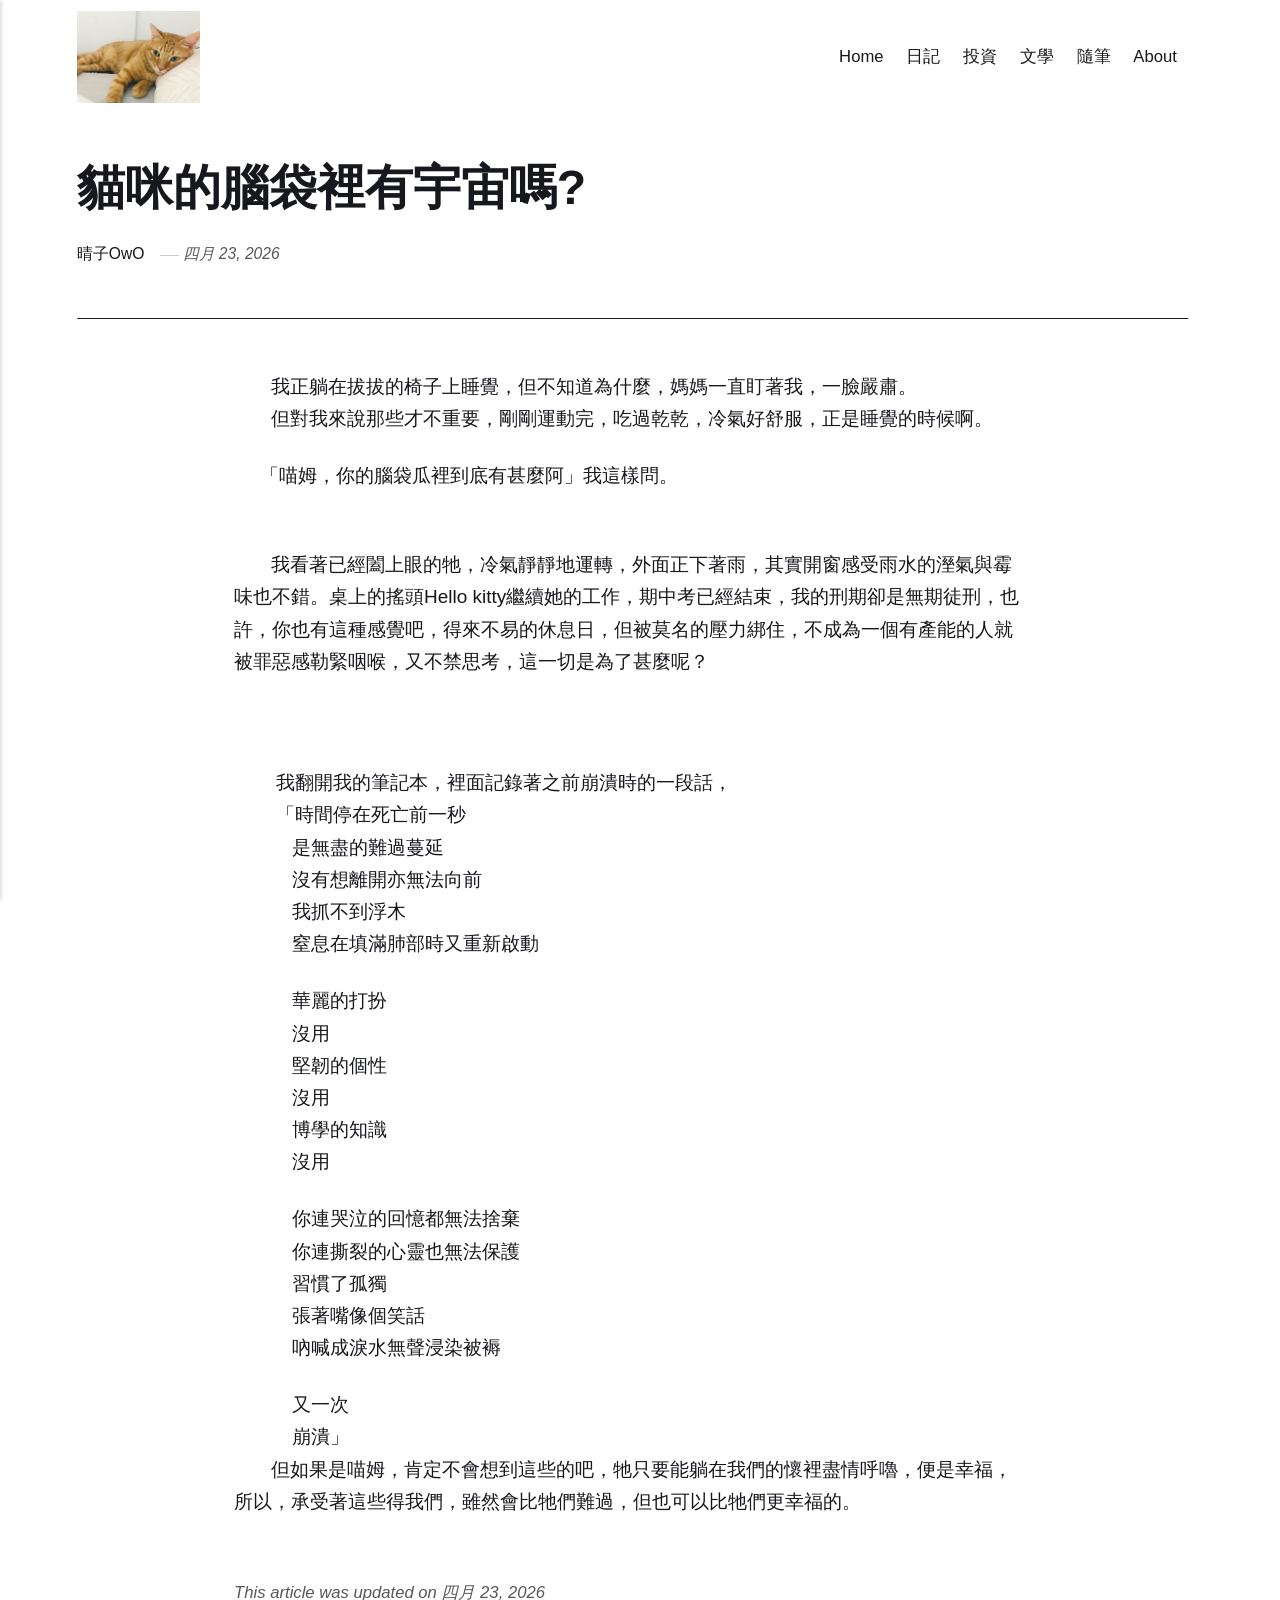
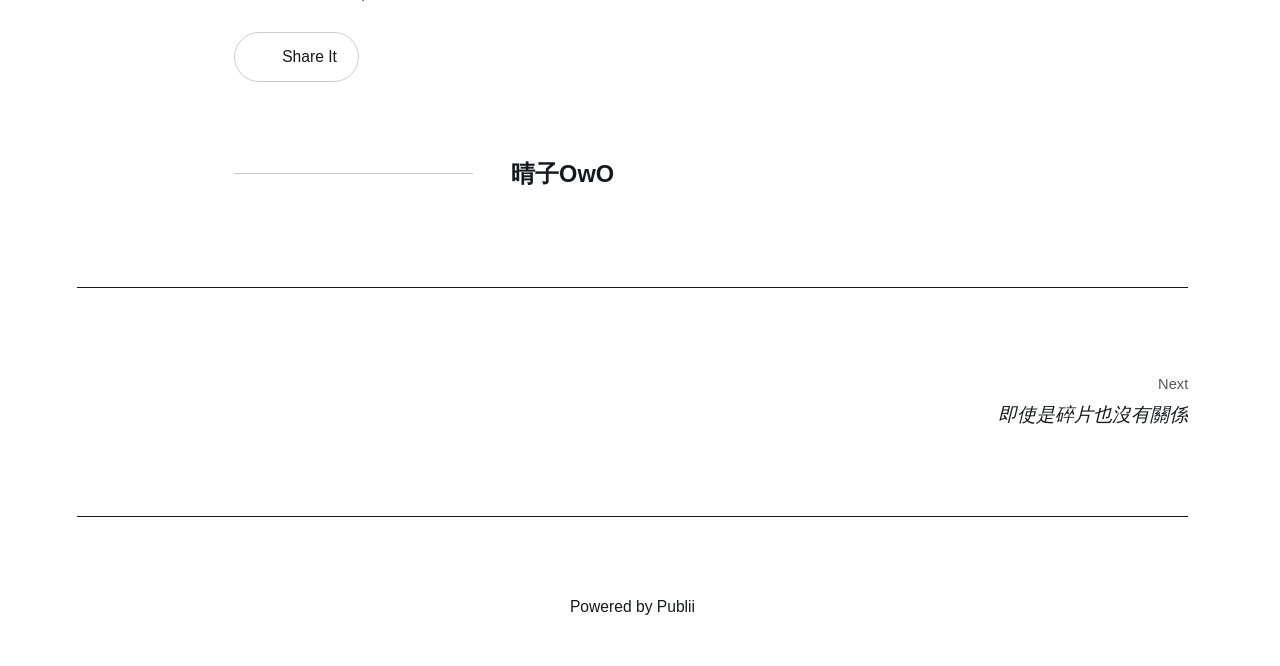
<file: mao-mi-de-nao-dai-li-you-yu-zhou-ma.html>
<!DOCTYPE html><html lang="zh-tw"><head><meta charset="utf-8"><meta http-equiv="X-UA-Compatible" content="IE=edge"><meta name="viewport" content="width=device-width,initial-scale=1"><title>貓咪的腦袋裡有宇宙嗎? - A place to rest and restart.</title><meta name="description" content="&nbsp; &nbsp; &nbsp; &nbsp;我正躺在拔拔的椅子上睡覺，但不知道為什麼，媽媽一直盯著我，一臉嚴肅。 &nbsp; &nbsp; &nbsp; &nbsp;但對我來說那些才不重要，剛剛運動完，吃過乾乾，冷氣好舒服，正是睡覺的時候啊。 &nbsp; &nbsp; &nbsp;「喵姆，你的腦袋瓜裡到底有甚麼阿」我這樣問。 &nbsp; &nbsp; &nbsp; &nbsp;我看著已經闔上眼的牠，冷氣靜靜地運轉，外面正下著雨，其實開窗感受雨水的溼氣與霉味也不錯。桌上的搖頭Hello kitty繼續她的工作，期中考已經結束，我的刑期卻是無期徒刑，也許，你也有這種感覺吧，得來不易的休息日，但被莫名的壓力綁住，不成為一個有產能的人就被罪惡感勒緊咽喉，又不禁思考，這一切是為了甚麼呢？ &nbsp; &nbsp; &nbsp; &nbsp; 我翻開我的筆記本，裡面記錄著之前崩潰時的一段話， &nbsp; &nbsp; &nbsp; &nbsp; 「時間停在死亡前一秒 &nbsp; &nbsp; &nbsp; &nbsp; &nbsp; &nbsp;是無盡的難過蔓延 &nbsp; &nbsp; &nbsp; &nbsp; &nbsp; &nbsp;沒有想離開亦無法向前 &nbsp; &nbsp; &nbsp; &nbsp; &nbsp; &nbsp;我抓不到浮木 &nbsp;&hellip;"><meta name="generator" content="Publii Open-Source CMS for Static Site"><link rel="canonical" href="https://Nicole-030.github.io/my-blog/mao-mi-de-nao-dai-li-you-yu-zhou-ma.html"><link rel="alternate" type="application/atom+xml" href="https://Nicole-030.github.io/my-blog/feed.xml" title="A place to rest and restart. - RSS"><link rel="alternate" type="application/json" href="https://Nicole-030.github.io/my-blog/feed.json" title="A place to rest and restart. - JSON"><meta property="og:title" content="貓咪的腦袋裡有宇宙嗎?"><meta property="og:image" content="https://Nicole-030.github.io/my-blog/media/website/ChatGPT-Image-Apr-24-2026-12_17_39-PM.png"><meta property="og:image:width" content="1402"><meta property="og:image:height" content="1122"><meta property="og:site_name" content="A place to rest and restart."><meta property="og:description" content="&nbsp; &nbsp; &nbsp; &nbsp;我正躺在拔拔的椅子上睡覺，但不知道為什麼，媽媽一直盯著我，一臉嚴肅。 &nbsp; &nbsp; &nbsp; &nbsp;但對我來說那些才不重要，剛剛運動完，吃過乾乾，冷氣好舒服，正是睡覺的時候啊。 &nbsp; &nbsp; &nbsp;「喵姆，你的腦袋瓜裡到底有甚麼阿」我這樣問。 &nbsp; &nbsp; &nbsp; &nbsp;我看著已經闔上眼的牠，冷氣靜靜地運轉，外面正下著雨，其實開窗感受雨水的溼氣與霉味也不錯。桌上的搖頭Hello kitty繼續她的工作，期中考已經結束，我的刑期卻是無期徒刑，也許，你也有這種感覺吧，得來不易的休息日，但被莫名的壓力綁住，不成為一個有產能的人就被罪惡感勒緊咽喉，又不禁思考，這一切是為了甚麼呢？ &nbsp; &nbsp; &nbsp; &nbsp; 我翻開我的筆記本，裡面記錄著之前崩潰時的一段話， &nbsp; &nbsp; &nbsp; &nbsp; 「時間停在死亡前一秒 &nbsp; &nbsp; &nbsp; &nbsp; &nbsp; &nbsp;是無盡的難過蔓延 &nbsp; &nbsp; &nbsp; &nbsp; &nbsp; &nbsp;沒有想離開亦無法向前 &nbsp; &nbsp; &nbsp; &nbsp; &nbsp; &nbsp;我抓不到浮木 &nbsp;&hellip;"><meta property="og:url" content="https://Nicole-030.github.io/my-blog/mao-mi-de-nao-dai-li-you-yu-zhou-ma.html"><meta property="og:type" content="article"><link rel="stylesheet" href="https://Nicole-030.github.io/my-blog/assets/css/style.css?v=eb3dae44e820cde70559bf7cf7ce703f"><script type="application/ld+json">{"@context":"http://schema.org","@type":"Article","mainEntityOfPage":{"@type":"WebPage","@id":"https://Nicole-030.github.io/my-blog/mao-mi-de-nao-dai-li-you-yu-zhou-ma.html"},"headline":"貓咪的腦袋裡有宇宙嗎?","datePublished":"2026-04-23T15:47+08:00","dateModified":"2026-04-23T16:12+08:00","image":{"@type":"ImageObject","url":"https://Nicole-030.github.io/my-blog/media/website/S__2793564.jpg","height":3024,"width":4032},"description":"&nbsp; &nbsp; &nbsp; &nbsp;我正躺在拔拔的椅子上睡覺，但不知道為什麼，媽媽一直盯著我，一臉嚴肅。 &nbsp; &nbsp; &nbsp; &nbsp;但對我來說那些才不重要，剛剛運動完，吃過乾乾，冷氣好舒服，正是睡覺的時候啊。 &nbsp; &nbsp; &nbsp;「喵姆，你的腦袋瓜裡到底有甚麼阿」我這樣問。 &nbsp; &nbsp; &nbsp; &nbsp;我看著已經闔上眼的牠，冷氣靜靜地運轉，外面正下著雨，其實開窗感受雨水的溼氣與霉味也不錯。桌上的搖頭Hello kitty繼續她的工作，期中考已經結束，我的刑期卻是無期徒刑，也許，你也有這種感覺吧，得來不易的休息日，但被莫名的壓力綁住，不成為一個有產能的人就被罪惡感勒緊咽喉，又不禁思考，這一切是為了甚麼呢？ &nbsp; &nbsp; &nbsp; &nbsp; 我翻開我的筆記本，裡面記錄著之前崩潰時的一段話， &nbsp; &nbsp; &nbsp; &nbsp; 「時間停在死亡前一秒 &nbsp; &nbsp; &nbsp; &nbsp; &nbsp; &nbsp;是無盡的難過蔓延 &nbsp; &nbsp; &nbsp; &nbsp; &nbsp; &nbsp;沒有想離開亦無法向前 &nbsp; &nbsp; &nbsp; &nbsp; &nbsp; &nbsp;我抓不到浮木 &nbsp;&hellip;","author":{"@type":"Person","name":"晴子OwO","url":"https://Nicole-030.github.io/my-blog/authors/qing-zi-owo/"},"publisher":{"@type":"Organization","name":"晴子OwO","logo":{"@type":"ImageObject","url":"https://Nicole-030.github.io/my-blog/media/website/S__2793564.jpg","height":3024,"width":4032}}}</script><noscript><style>img[loading] {
                    opacity: 1;
                }</style></noscript></head><body class="post-template"><header class="top js-header"><a class="logo" href="https://Nicole-030.github.io/my-blog/"><img src="https://Nicole-030.github.io/my-blog/media/website/S__2793564.jpg" alt="A place to rest and restart." width="4032" height="3024"></a><nav class="navbar js-navbar"><button class="navbar__toggle js-toggle" aria-label="Menu" aria-haspopup="true" aria-expanded="false"><span class="navbar__toggle-box"><span class="navbar__toggle-inner">Menu</span></span></button><ul class="navbar__menu"><li><a href="https://Nicole-030.github.io/my-blog/" target="_self">Home</a></li><li><a href="https://Nicole-030.github.io/my-blog/" target="_self">日記</a></li><li><a href="https://Nicole-030.github.io/my-blog/" target="_self">投資</a></li><li><a href="https://Nicole-030.github.io/my-blog/" target="_self">文學</a></li><li><a href="https://Nicole-030.github.io/my-blog/" target="_self">隨筆</a></li><li><a href="https://Nicole-030.github.io/my-blog/" target="_self">About</a></li></ul></nav></header><main class="post"><article class="content"><div class="hero hero--noimage"><header class="hero__content"><div class="wrapper"><h1>貓咪的腦袋裡有宇宙嗎?</h1><div class="feed__meta content__meta"><a href="https://Nicole-030.github.io/my-blog/authors/qing-zi-owo/" class="feed__author">晴子OwO</a> <time datetime="2026-04-23T15:47" class="feed__date">四月 23, 2026</time></div></div></header></div><div class="entry-wrapper content__entry"><p>&nbsp; &nbsp; &nbsp; &nbsp;我正躺在拔拔的椅子上睡覺，但不知道為什麼，媽媽一直盯著我，一臉嚴肅。<br>&nbsp; &nbsp; &nbsp; &nbsp;但對我來說那些才不重要，剛剛運動完，吃過乾乾，冷氣好舒服，正是睡覺的時候啊。</p><p>&nbsp; &nbsp; &nbsp;「喵姆，你的腦袋瓜裡到底有甚麼阿」我這樣問。</p><p><br>&nbsp; &nbsp; &nbsp; &nbsp;我看著已經闔上眼的牠，冷氣靜靜地運轉，外面正下著雨，其實開窗感受雨水的溼氣與霉味也不錯。桌上的搖頭Hello kitty繼續她的工作，期中考已經結束，我的刑期卻是無期徒刑，也許，你也有這種感覺吧，得來不易的休息日，但被莫名的壓力綁住，不成為一個有產能的人就被罪惡感勒緊咽喉，又不禁思考，這一切是為了甚麼呢？<br><br><br></p><p>&nbsp; &nbsp; &nbsp; &nbsp; 我翻開我的筆記本，裡面記錄著之前崩潰時的一段話，<br>&nbsp; &nbsp; &nbsp; &nbsp; 「時間停在死亡前一秒<br>&nbsp; &nbsp; &nbsp; &nbsp; &nbsp; &nbsp;是無盡的難過蔓延<br>&nbsp; &nbsp; &nbsp; &nbsp; &nbsp; &nbsp;沒有想離開亦無法向前<br>&nbsp; &nbsp; &nbsp; &nbsp; &nbsp; &nbsp;我抓不到浮木<br>&nbsp; &nbsp; &nbsp; &nbsp; &nbsp; &nbsp;窒息在填滿肺部時又重新啟動<br></p><p>&nbsp; &nbsp; &nbsp; &nbsp; &nbsp; &nbsp;華麗的打扮<br>&nbsp; &nbsp; &nbsp; &nbsp; &nbsp; &nbsp;沒用<br>&nbsp; &nbsp; &nbsp; &nbsp; &nbsp; &nbsp;堅韌的個性<br>&nbsp; &nbsp; &nbsp; &nbsp; &nbsp; &nbsp;沒用<br>&nbsp; &nbsp; &nbsp; &nbsp; &nbsp; &nbsp;博學的知識<br>&nbsp; &nbsp; &nbsp; &nbsp; &nbsp; &nbsp;沒用</p><p>&nbsp; &nbsp; &nbsp; &nbsp; &nbsp; &nbsp;你連哭泣的回憶都無法捨棄<br>&nbsp; &nbsp; &nbsp; &nbsp; &nbsp; &nbsp;你連撕裂的心靈也無法保護<br>&nbsp; &nbsp; &nbsp; &nbsp; &nbsp; &nbsp;習慣了孤獨&nbsp;<br>&nbsp; &nbsp; &nbsp; &nbsp; &nbsp; &nbsp;張著嘴像個笑話<br>&nbsp; &nbsp; &nbsp; &nbsp; &nbsp; &nbsp;吶喊成淚水無聲浸染被褥<br></p><p>&nbsp; &nbsp; &nbsp; &nbsp; &nbsp; &nbsp;又一次<br>&nbsp; &nbsp; &nbsp; &nbsp; &nbsp; &nbsp;崩潰」<br>&nbsp; &nbsp; &nbsp; &nbsp;但如果是喵姆，肯定不會想到這些的吧，牠只要能躺在我們的懷裡盡情呼嚕，便是幸福，所以，承受著這些得我們，雖然會比牠們難過，但也可以比牠們更幸福的。<br></p></div><footer class="content__footer"><div class="entry-wrapper"><p class="content__updated">This article was updated on 四月 23, 2026</p><div class="content__actions"><div class="content__share"><button class="btn--icon content__share-button js-content__share-button"><svg width="20" height="20" aria-hidden="true"><use xlink:href="https://Nicole-030.github.io/my-blog/assets/svg/svg-map.svg#share"></use></svg> <span>Share It</span></button><div class="content__share-popup js-content__share-popup"></div></div></div><div class="content__bio bio"><div><h3 class="h4 bio__name"><a href="https://Nicole-030.github.io/my-blog/authors/qing-zi-owo/" rel="author">晴子OwO</a></h3></div></div></div><nav class="content__nav"><div class="wrapper"><div class="content__nav-inner"><div class="content__nav-next"><a href="https://Nicole-030.github.io/my-blog/ji-shi-shi-sui-pian-ye-mei-you-guan-xi.html" class="content__nav-link" rel="next"><div><span>Next</span> 即使是碎片也沒有關係</div></a></div></div></div></nav></footer></article></main><footer class="footer footer--glued"><div class="wrapper"><div class="footer__copyright"><p>Powered by Publii</p></div><button id="backToTop" class="footer__bttop" aria-label="Back to top" title="Back to top"><svg width="20" height="20"><use xlink:href="https://Nicole-030.github.io/my-blog/assets/svg/svg-map.svg#toparrow"/></svg></button></div></footer><script defer="defer" src="https://Nicole-030.github.io/my-blog/assets/js/scripts.min.js?v=d0fc1030089a37f93a2d51bf6d07565c"></script><script>window.publiiThemeMenuConfig={mobileMenuMode:'sidebar',animationSpeed:300,submenuWidth: 'auto',doubleClickTime:500,mobileMenuExpandableSubmenus:true,relatedContainerForOverlayMenuSelector:'.top'};</script><script>var images = document.querySelectorAll('img[loading]');
        for (var i = 0; i < images.length; i++) {
            if (images[i].complete) {
                images[i].classList.add('is-loaded');
            } else {
                images[i].addEventListener('load', function () {
                    this.classList.add('is-loaded');
                }, false);
            }
        }</script></body></html>
</file>
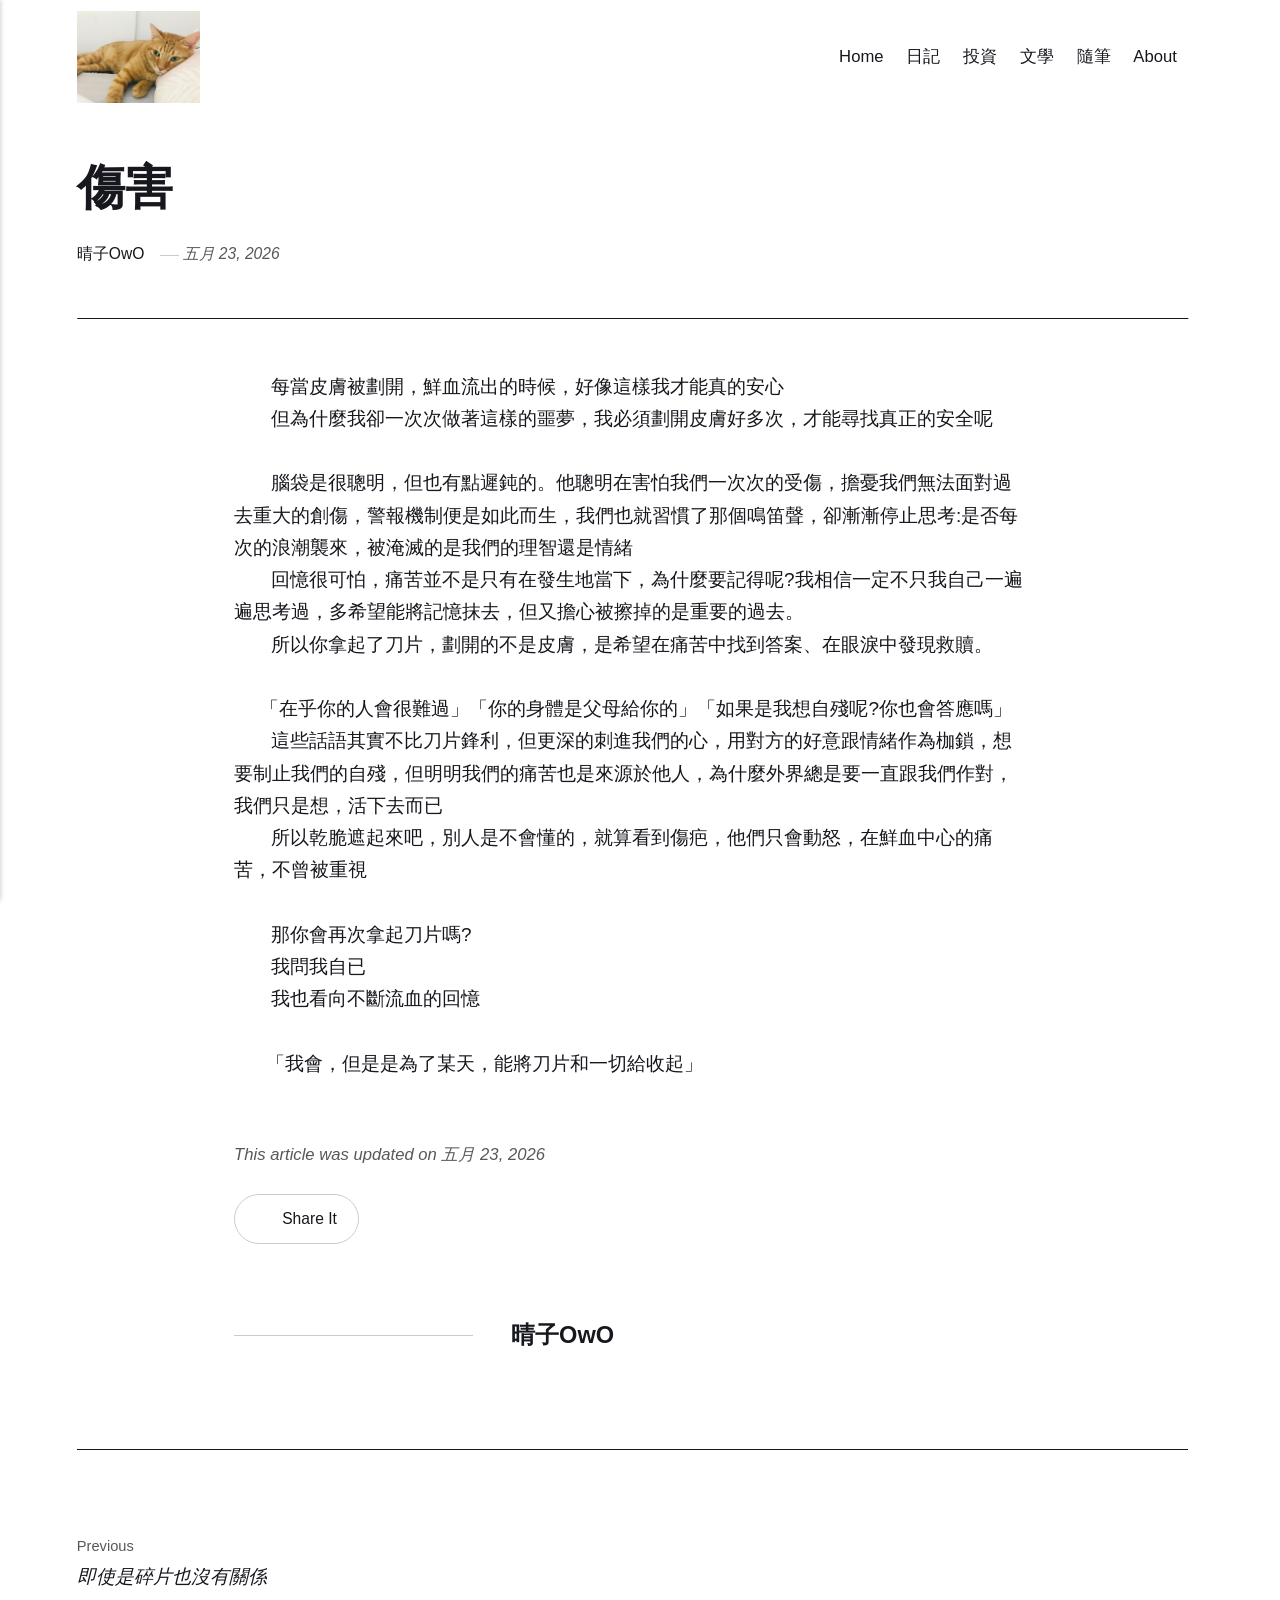
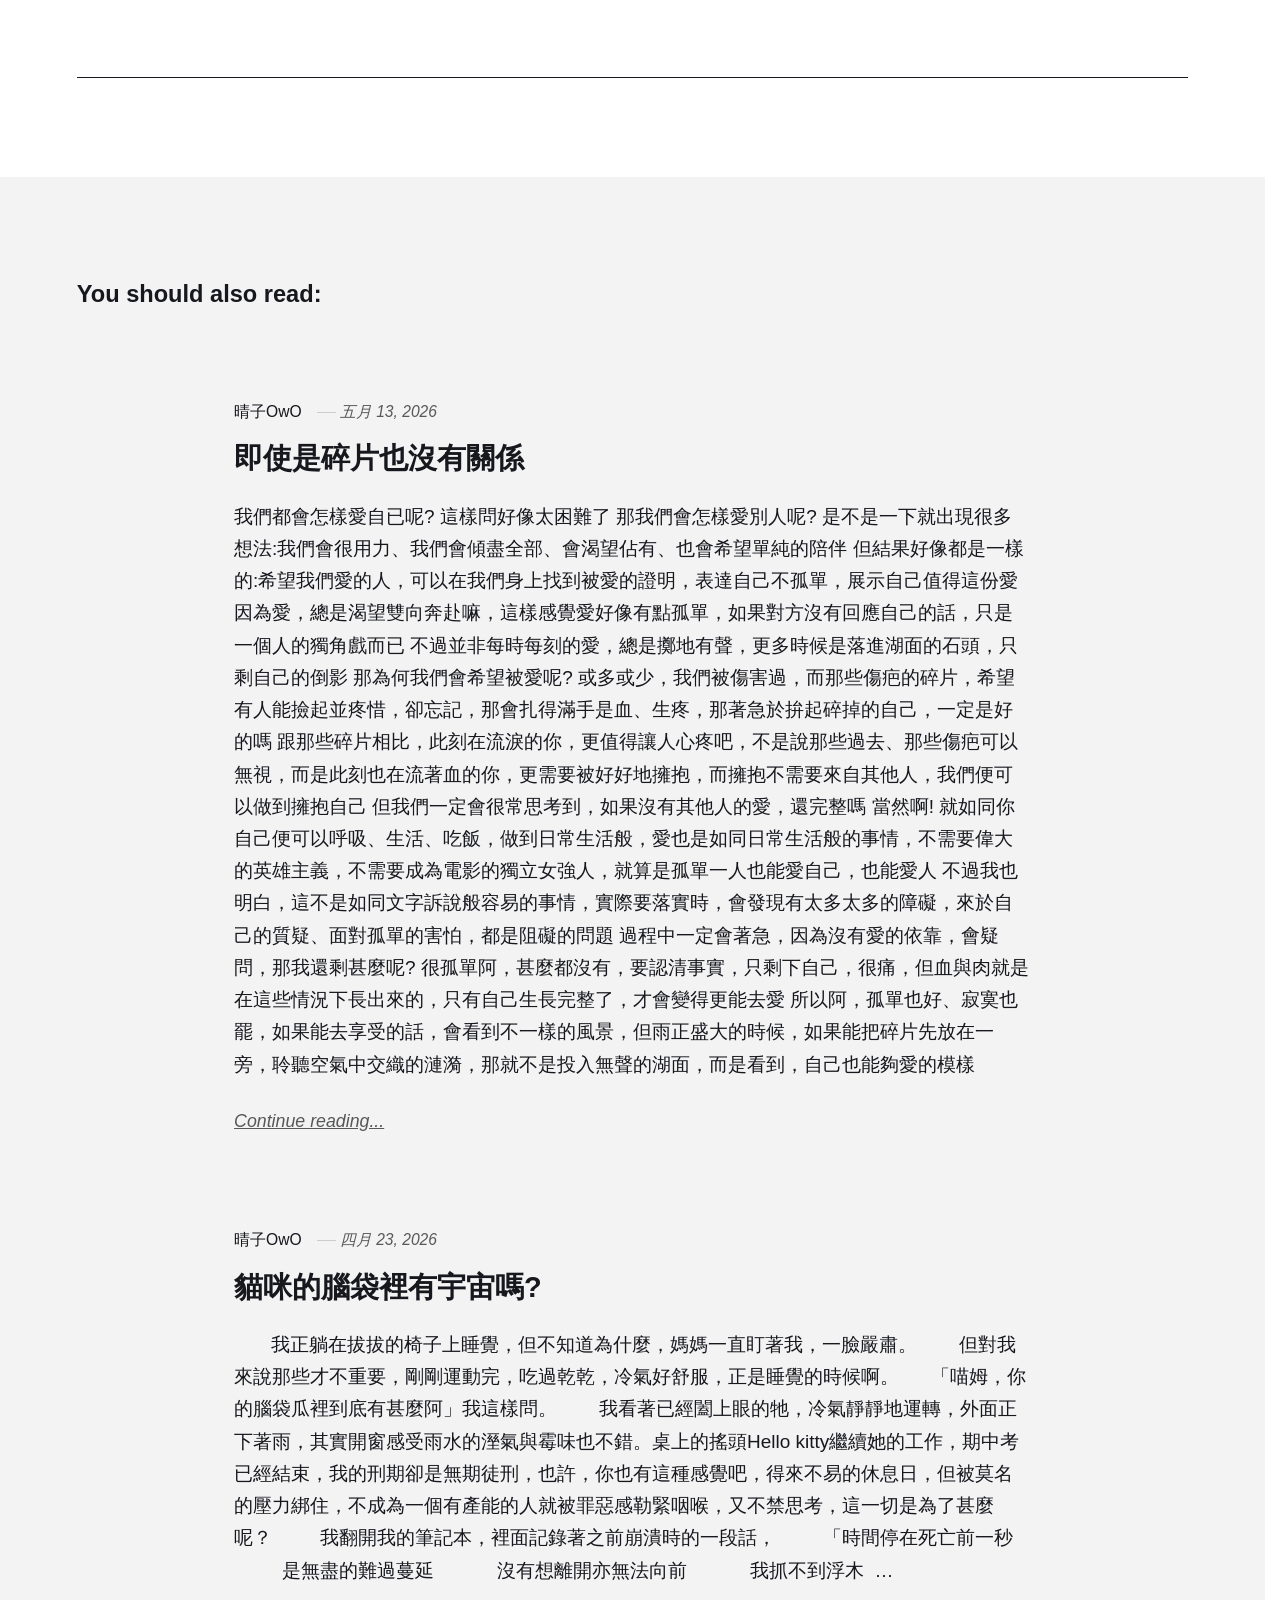
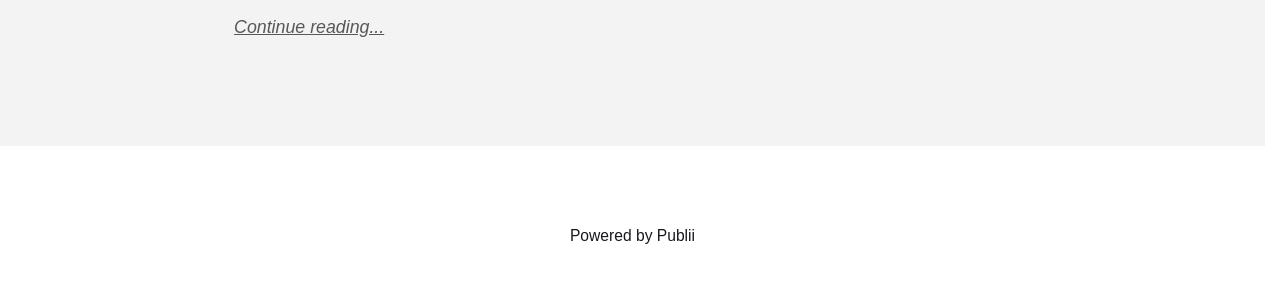
<file: shang-hai.html>
<!DOCTYPE html><html lang="zh-tw"><head><meta charset="utf-8"><meta http-equiv="X-UA-Compatible" content="IE=edge"><meta name="viewport" content="width=device-width,initial-scale=1"><title>傷害 - A place to rest and restart.</title><meta name="description" content="每當皮膚被劃開，鮮血流出的時候，好像這樣我才能真的安心 但為什麼我卻一次次做著這樣的噩夢，我必須劃開皮膚好多次，才能尋找真正的安全呢 腦袋是很聰明，但也有點遲鈍的。他聰明在害怕我們一次次的受傷，擔憂我們無法面對過去重大的創傷，警報機制便是如此而生，我們也就習慣了那個鳴笛聲，卻漸漸停止思考:是否每次的浪潮襲來，被淹滅的是我們的理智還是情緒 回憶很可怕，痛苦並不是只有在發生地當下，為什麼要記得呢?我相信一定不只我自己一遍遍思考過，多希望能將記憶抹去，但又擔心被擦掉的是重要的過去。 所以你拿起了刀片，劃開的不是皮膚，是希望在痛苦中找到答案、在眼淚中發現救贖。 「在乎你的人會很難過」「你的身體是父母給你的」「如果是我想自殘呢?你也會答應嗎」 這些話語其實不比刀片鋒利，但更深的刺進我們的心，用對方的好意跟情緒作為枷鎖，想要制止我們的自殘，但明明我們的痛苦也是來源於他人，為什麼外界總是要一直跟我們作對，我們只是想，活下去而已 所以乾脆遮起來吧，別人是不會懂的，就算看到傷疤，他們只會動怒，在鮮血中心的痛苦，不曾被重視 那你會再次拿起刀片嗎? 我問我自已 我也看向不斷流血的回憶 「我會，但是是為了某天，能將刀片和一切給收起」"><meta name="generator" content="Publii Open-Source CMS for Static Site"><link rel="canonical" href="https://Nicole-030.github.io/my-blog/shang-hai.html"><link rel="alternate" type="application/atom+xml" href="https://Nicole-030.github.io/my-blog/feed.xml" title="A place to rest and restart. - RSS"><link rel="alternate" type="application/json" href="https://Nicole-030.github.io/my-blog/feed.json" title="A place to rest and restart. - JSON"><meta property="og:title" content="傷害"><meta property="og:image" content="https://Nicole-030.github.io/my-blog/media/website/ChatGPT-Image-Apr-24-2026-12_17_39-PM.png"><meta property="og:image:width" content="1402"><meta property="og:image:height" content="1122"><meta property="og:site_name" content="A place to rest and restart."><meta property="og:description" content="每當皮膚被劃開，鮮血流出的時候，好像這樣我才能真的安心 但為什麼我卻一次次做著這樣的噩夢，我必須劃開皮膚好多次，才能尋找真正的安全呢 腦袋是很聰明，但也有點遲鈍的。他聰明在害怕我們一次次的受傷，擔憂我們無法面對過去重大的創傷，警報機制便是如此而生，我們也就習慣了那個鳴笛聲，卻漸漸停止思考:是否每次的浪潮襲來，被淹滅的是我們的理智還是情緒 回憶很可怕，痛苦並不是只有在發生地當下，為什麼要記得呢?我相信一定不只我自己一遍遍思考過，多希望能將記憶抹去，但又擔心被擦掉的是重要的過去。 所以你拿起了刀片，劃開的不是皮膚，是希望在痛苦中找到答案、在眼淚中發現救贖。 「在乎你的人會很難過」「你的身體是父母給你的」「如果是我想自殘呢?你也會答應嗎」 這些話語其實不比刀片鋒利，但更深的刺進我們的心，用對方的好意跟情緒作為枷鎖，想要制止我們的自殘，但明明我們的痛苦也是來源於他人，為什麼外界總是要一直跟我們作對，我們只是想，活下去而已 所以乾脆遮起來吧，別人是不會懂的，就算看到傷疤，他們只會動怒，在鮮血中心的痛苦，不曾被重視 那你會再次拿起刀片嗎? 我問我自已 我也看向不斷流血的回憶 「我會，但是是為了某天，能將刀片和一切給收起」"><meta property="og:url" content="https://Nicole-030.github.io/my-blog/shang-hai.html"><meta property="og:type" content="article"><link rel="stylesheet" href="https://Nicole-030.github.io/my-blog/assets/css/style.css?v=eb3dae44e820cde70559bf7cf7ce703f"><script type="application/ld+json">{"@context":"http://schema.org","@type":"Article","mainEntityOfPage":{"@type":"WebPage","@id":"https://Nicole-030.github.io/my-blog/shang-hai.html"},"headline":"傷害","datePublished":"2026-05-23T17:35+08:00","dateModified":"2026-05-23T17:35+08:00","image":{"@type":"ImageObject","url":"https://Nicole-030.github.io/my-blog/media/website/S__2793564.jpg","height":3024,"width":4032},"description":"每當皮膚被劃開，鮮血流出的時候，好像這樣我才能真的安心 但為什麼我卻一次次做著這樣的噩夢，我必須劃開皮膚好多次，才能尋找真正的安全呢 腦袋是很聰明，但也有點遲鈍的。他聰明在害怕我們一次次的受傷，擔憂我們無法面對過去重大的創傷，警報機制便是如此而生，我們也就習慣了那個鳴笛聲，卻漸漸停止思考:是否每次的浪潮襲來，被淹滅的是我們的理智還是情緒 回憶很可怕，痛苦並不是只有在發生地當下，為什麼要記得呢?我相信一定不只我自己一遍遍思考過，多希望能將記憶抹去，但又擔心被擦掉的是重要的過去。 所以你拿起了刀片，劃開的不是皮膚，是希望在痛苦中找到答案、在眼淚中發現救贖。 「在乎你的人會很難過」「你的身體是父母給你的」「如果是我想自殘呢?你也會答應嗎」 這些話語其實不比刀片鋒利，但更深的刺進我們的心，用對方的好意跟情緒作為枷鎖，想要制止我們的自殘，但明明我們的痛苦也是來源於他人，為什麼外界總是要一直跟我們作對，我們只是想，活下去而已 所以乾脆遮起來吧，別人是不會懂的，就算看到傷疤，他們只會動怒，在鮮血中心的痛苦，不曾被重視 那你會再次拿起刀片嗎? 我問我自已 我也看向不斷流血的回憶 「我會，但是是為了某天，能將刀片和一切給收起」","author":{"@type":"Person","name":"晴子OwO","url":"https://Nicole-030.github.io/my-blog/authors/qing-zi-owo/"},"publisher":{"@type":"Organization","name":"晴子OwO","logo":{"@type":"ImageObject","url":"https://Nicole-030.github.io/my-blog/media/website/S__2793564.jpg","height":3024,"width":4032}}}</script><noscript><style>img[loading] {
                    opacity: 1;
                }</style></noscript></head><body class="post-template"><header class="top js-header"><a class="logo" href="https://Nicole-030.github.io/my-blog/"><img src="https://Nicole-030.github.io/my-blog/media/website/S__2793564.jpg" alt="A place to rest and restart." width="4032" height="3024"></a><nav class="navbar js-navbar"><button class="navbar__toggle js-toggle" aria-label="Menu" aria-haspopup="true" aria-expanded="false"><span class="navbar__toggle-box"><span class="navbar__toggle-inner">Menu</span></span></button><ul class="navbar__menu"><li><a href="https://Nicole-030.github.io/my-blog/" target="_self">Home</a></li><li><a href="https://Nicole-030.github.io/my-blog/" target="_self">日記</a></li><li><a href="https://Nicole-030.github.io/my-blog/" target="_self">投資</a></li><li><a href="https://Nicole-030.github.io/my-blog/" target="_self">文學</a></li><li><a href="https://Nicole-030.github.io/my-blog/" target="_self">隨筆</a></li><li><a href="https://Nicole-030.github.io/my-blog/" target="_self">About</a></li></ul></nav></header><main class="post"><article class="content"><div class="hero hero--noimage"><header class="hero__content"><div class="wrapper"><h1>傷害</h1><div class="feed__meta content__meta"><a href="https://Nicole-030.github.io/my-blog/authors/qing-zi-owo/" class="feed__author">晴子OwO</a> <time datetime="2026-05-23T17:35" class="feed__date">五月 23, 2026</time></div></div></header></div><div class="entry-wrapper content__entry"><p>       每當皮膚被劃開，鮮血流出的時候，好像這樣我才能真的安心<br>       但為什麼我卻一次次做著這樣的噩夢，我必須劃開皮膚好多次，才能尋找真正的安全呢<br><br>       腦袋是很聰明，但也有點遲鈍的。他聰明在害怕我們一次次的受傷，擔憂我們無法面對過去重大的創傷，警報機制便是如此而生，我們也就習慣了那個鳴笛聲，卻漸漸停止思考:是否每次的浪潮襲來，被淹滅的是我們的理智還是情緒<br>       回憶很可怕，痛苦並不是只有在發生地當下，為什麼要記得呢?我相信一定不只我自己一遍遍思考過，多希望能將記憶抹去，但又擔心被擦掉的是重要的過去。<br>       所以你拿起了刀片，劃開的不是皮膚，是希望在痛苦中找到答案、在眼淚中發現救贖。<br><br>     「在乎你的人會很難過」「你的身體是父母給你的」「如果是我想自殘呢?你也會答應嗎」<br>       這些話語其實不比刀片鋒利，但更深的刺進我們的心，用對方的好意跟情緒作為枷鎖，想要制止我們的自殘，但明明我們的痛苦也是來源於他人，為什麼外界總是要一直跟我們作對，我們只是想，活下去而已<br>       所以乾脆遮起來吧，別人是不會懂的，就算看到傷疤，他們只會動怒，在鮮血中心的痛苦，不曾被重視<br><br>       那你會再次拿起刀片嗎?<br>       我問我自已<br>       我也看向不斷流血的回憶<br><br>      「我會，但是是為了某天，能將刀片和一切給收起」</p></div><footer class="content__footer"><div class="entry-wrapper"><p class="content__updated">This article was updated on 五月 23, 2026</p><div class="content__actions"><div class="content__share"><button class="btn--icon content__share-button js-content__share-button"><svg width="20" height="20" aria-hidden="true"><use xlink:href="https://Nicole-030.github.io/my-blog/assets/svg/svg-map.svg#share"></use></svg> <span>Share It</span></button><div class="content__share-popup js-content__share-popup"></div></div></div><div class="content__bio bio"><div><h3 class="h4 bio__name"><a href="https://Nicole-030.github.io/my-blog/authors/qing-zi-owo/" rel="author">晴子OwO</a></h3></div></div></div><nav class="content__nav"><div class="wrapper"><div class="content__nav-inner"><div class="content__nav-prev"><a href="https://Nicole-030.github.io/my-blog/ji-shi-shi-sui-pian-ye-mei-you-guan-xi.html" class="content__nav-link" rel="prev"><div><span>Previous</span> 即使是碎片也沒有關係</div></a></div></div></div></nav></footer></article><div class="content__related related"><div class="wrapper"><h2 class="h4 related__title">You should also read:</h2><article class="feed__item feed__item--centered"><div class="feed__content"><header><div class="feed__meta"><a href="https://Nicole-030.github.io/my-blog/authors/qing-zi-owo/" class="feed__author">晴子OwO</a> <time datetime="2026-05-13T15:59" class="feed__date">五月 13, 2026</time></div><h3 class="feed__title"><a href="https://Nicole-030.github.io/my-blog/ji-shi-shi-sui-pian-ye-mei-you-guan-xi.html">即使是碎片也沒有關係</a></h3></header><p>我們都會怎樣愛自已呢? 這樣問好像太困難了 那我們會怎樣愛別人呢? 是不是一下就出現很多想法:我們會很用力、我們會傾盡全部、會渴望佔有、也會希望單純的陪伴 但結果好像都是一樣的:希望我們愛的人，可以在我們身上找到被愛的證明，表達自己不孤單，展示自己值得這份愛 因為愛，總是渴望雙向奔赴嘛，這樣感覺愛好像有點孤單，如果對方沒有回應自己的話，只是一個人的獨角戲而已 不過並非每時每刻的愛，總是擲地有聲，更多時候是落進湖面的石頭，只剩自己的倒影 那為何我們會希望被愛呢? 或多或少，我們被傷害過，而那些傷疤的碎片，希望有人能撿起並疼惜，卻忘記，那會扎得滿手是血、生疼，那著急於拚起碎掉的自己，一定是好的嗎 跟那些碎片相比，此刻在流淚的你，更值得讓人心疼吧，不是說那些過去、那些傷疤可以無視，而是此刻也在流著血的你，更需要被好好地擁抱，而擁抱不需要來自其他人，我們便可以做到擁抱自己 但我們一定會很常思考到，如果沒有其他人的愛，還完整嗎 當然啊! 就如同你自己便可以呼吸、生活、吃飯，做到日常生活般，愛也是如同日常生活般的事情，不需要偉大的英雄主義，不需要成為電影的獨立女強人，就算是孤單一人也能愛自己，也能愛人 不過我也明白，這不是如同文字訴說般容易的事情，實際要落實時，會發現有太多太多的障礙，來於自己的質疑、面對孤單的害怕，都是阻礙的問題 過程中一定會著急，因為沒有愛的依靠，會疑問，那我還剩甚麼呢? 很孤單阿，甚麼都沒有，要認清事實，只剩下自己，很痛，但血與肉就是在這些情況下長出來的，只有自己生長完整了，才會變得更能去愛 所以阿，孤單也好、寂寞也罷，如果能去享受的話，會看到不一樣的風景，但雨正盛大的時候，如果能把碎片先放在一旁，聆聽空氣中交織的漣漪，那就不是投入無聲的湖面，而是看到，自己也能夠愛的模樣</p><a href="https://Nicole-030.github.io/my-blog/ji-shi-shi-sui-pian-ye-mei-you-guan-xi.html" class="readmore feed__readmore">Continue reading...</a></div></article><article class="feed__item feed__item--centered"><div class="feed__content"><header><div class="feed__meta"><a href="https://Nicole-030.github.io/my-blog/authors/qing-zi-owo/" class="feed__author">晴子OwO</a> <time datetime="2026-04-23T15:47" class="feed__date">四月 23, 2026</time></div><h3 class="feed__title"><a href="https://Nicole-030.github.io/my-blog/mao-mi-de-nao-dai-li-you-yu-zhou-ma.html">貓咪的腦袋裡有宇宙嗎?</a></h3></header><p>&nbsp; &nbsp; &nbsp; &nbsp;我正躺在拔拔的椅子上睡覺，但不知道為什麼，媽媽一直盯著我，一臉嚴肅。 &nbsp; &nbsp; &nbsp; &nbsp;但對我來說那些才不重要，剛剛運動完，吃過乾乾，冷氣好舒服，正是睡覺的時候啊。 &nbsp; &nbsp; &nbsp;「喵姆，你的腦袋瓜裡到底有甚麼阿」我這樣問。 &nbsp; &nbsp; &nbsp; &nbsp;我看著已經闔上眼的牠，冷氣靜靜地運轉，外面正下著雨，其實開窗感受雨水的溼氣與霉味也不錯。桌上的搖頭Hello kitty繼續她的工作，期中考已經結束，我的刑期卻是無期徒刑，也許，你也有這種感覺吧，得來不易的休息日，但被莫名的壓力綁住，不成為一個有產能的人就被罪惡感勒緊咽喉，又不禁思考，這一切是為了甚麼呢？ &nbsp; &nbsp; &nbsp; &nbsp; 我翻開我的筆記本，裡面記錄著之前崩潰時的一段話， &nbsp; &nbsp; &nbsp; &nbsp; 「時間停在死亡前一秒 &nbsp; &nbsp; &nbsp; &nbsp; &nbsp; &nbsp;是無盡的難過蔓延 &nbsp; &nbsp; &nbsp; &nbsp; &nbsp; &nbsp;沒有想離開亦無法向前 &nbsp; &nbsp; &nbsp; &nbsp; &nbsp; &nbsp;我抓不到浮木 &nbsp;&hellip;</p><a href="https://Nicole-030.github.io/my-blog/mao-mi-de-nao-dai-li-you-yu-zhou-ma.html" class="readmore feed__readmore">Continue reading...</a></div></article></div></div></main><footer class="footer footer--glued"><div class="wrapper"><div class="footer__copyright"><p>Powered by Publii</p></div><button id="backToTop" class="footer__bttop" aria-label="Back to top" title="Back to top"><svg width="20" height="20"><use xlink:href="https://Nicole-030.github.io/my-blog/assets/svg/svg-map.svg#toparrow"/></svg></button></div></footer><script defer="defer" src="https://Nicole-030.github.io/my-blog/assets/js/scripts.min.js?v=d0fc1030089a37f93a2d51bf6d07565c"></script><script>window.publiiThemeMenuConfig={mobileMenuMode:'sidebar',animationSpeed:300,submenuWidth: 'auto',doubleClickTime:500,mobileMenuExpandableSubmenus:true,relatedContainerForOverlayMenuSelector:'.top'};</script><script>var images = document.querySelectorAll('img[loading]');
        for (var i = 0; i < images.length; i++) {
            if (images[i].complete) {
                images[i].classList.add('is-loaded');
            } else {
                images[i].addEventListener('load', function () {
                    this.classList.add('is-loaded');
                }, false);
            }
        }</script></body></html>
</file>
